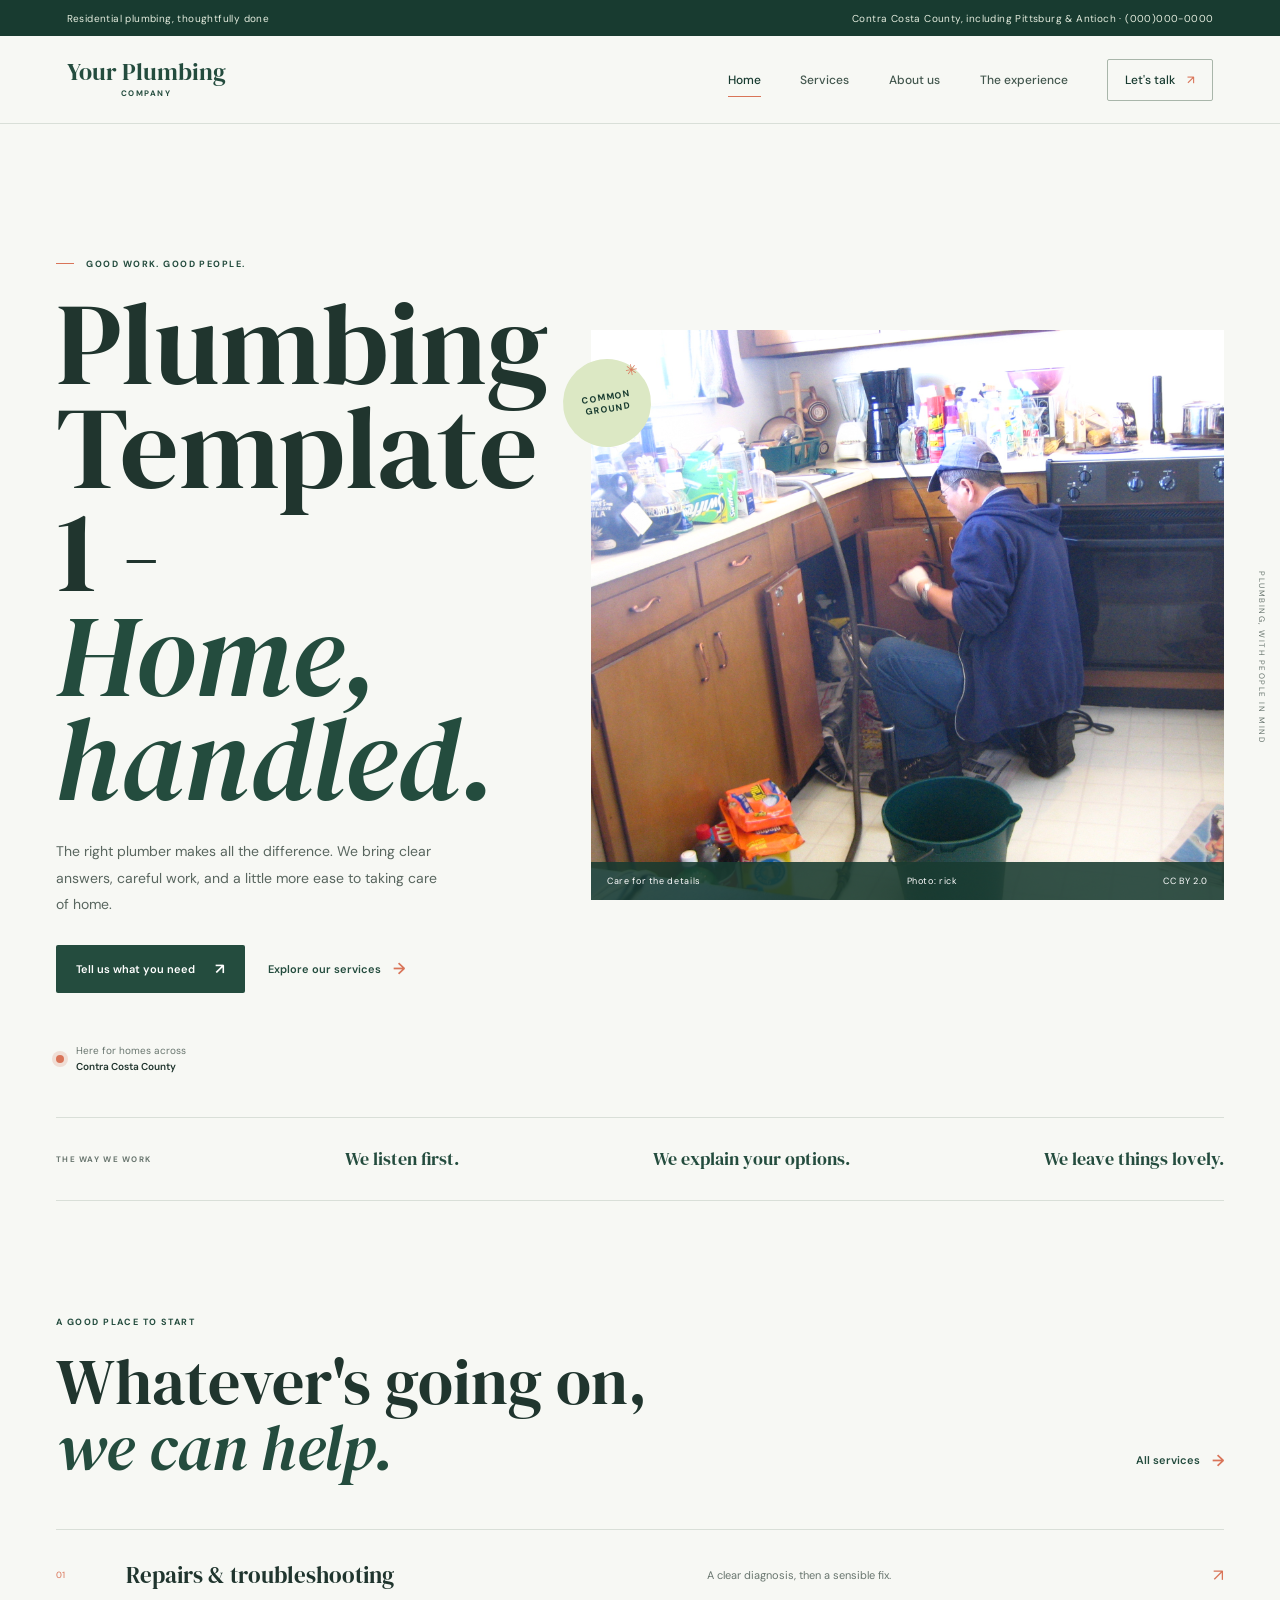
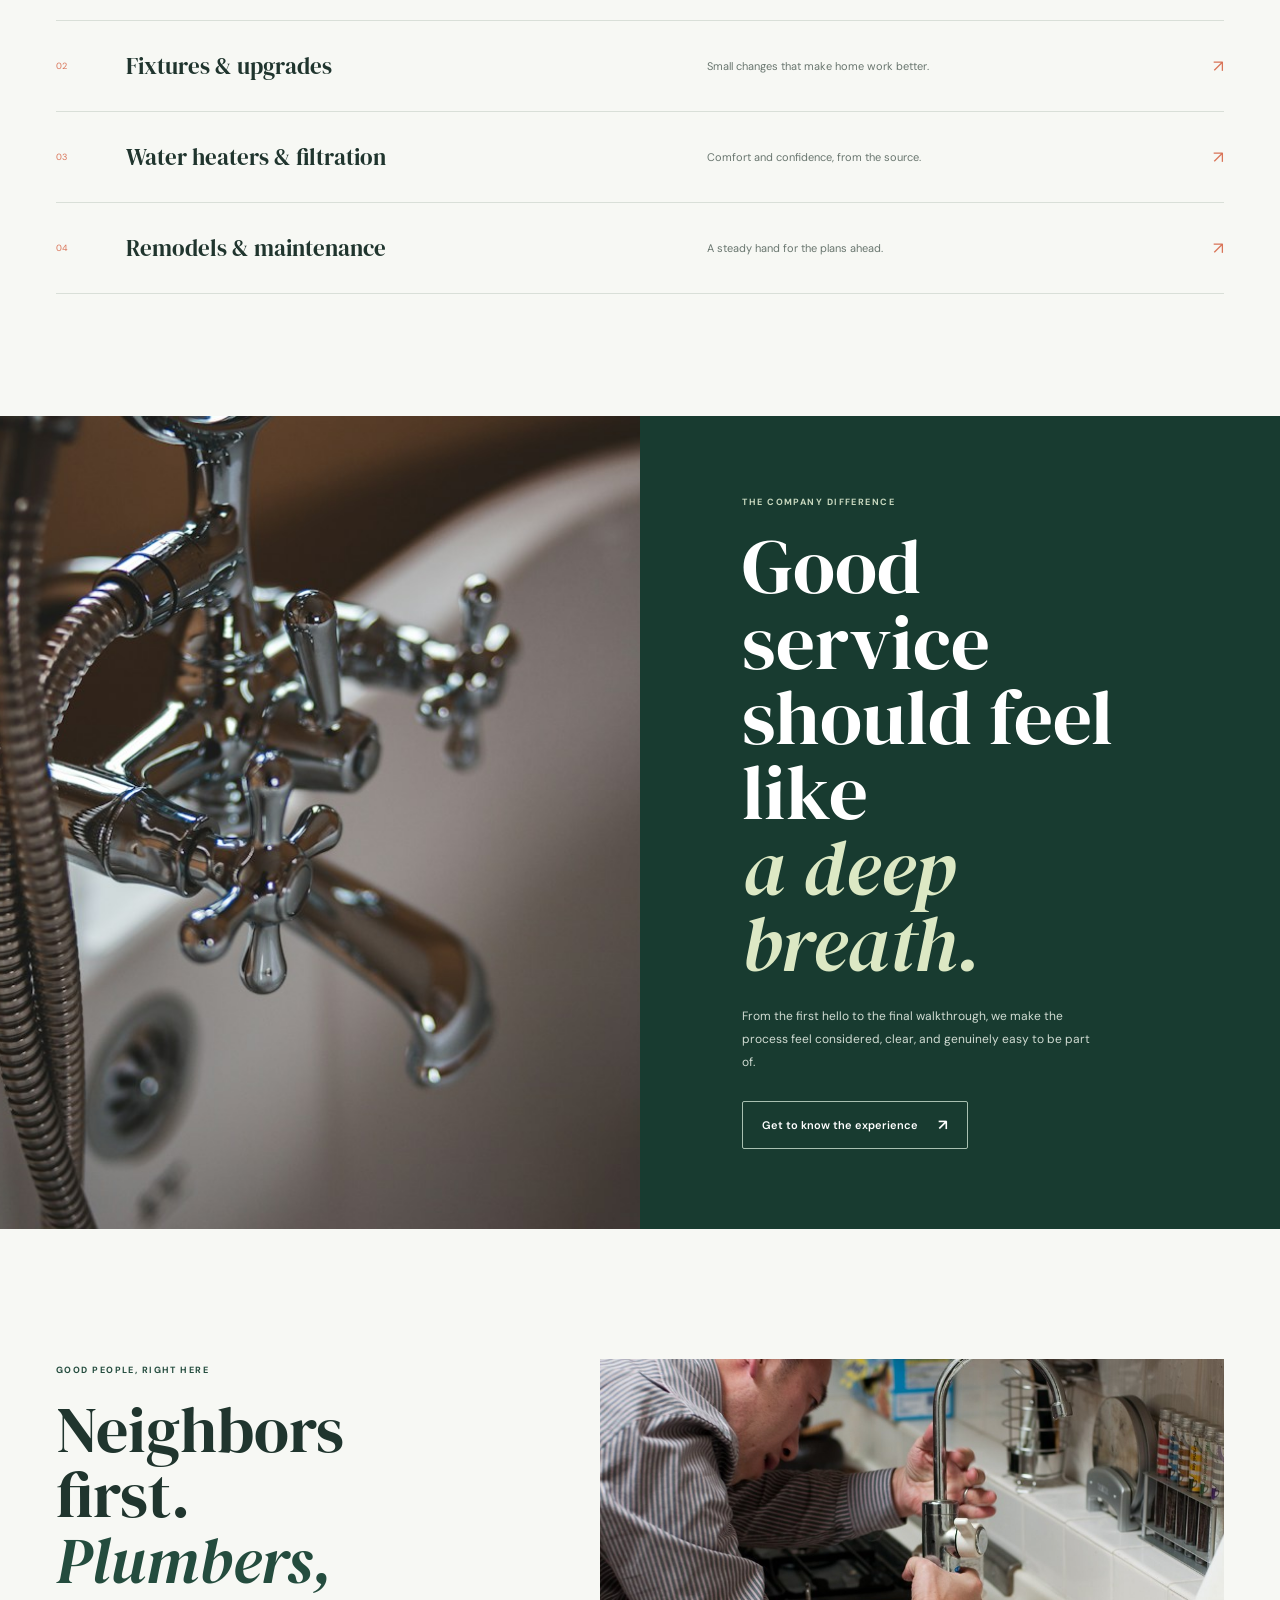
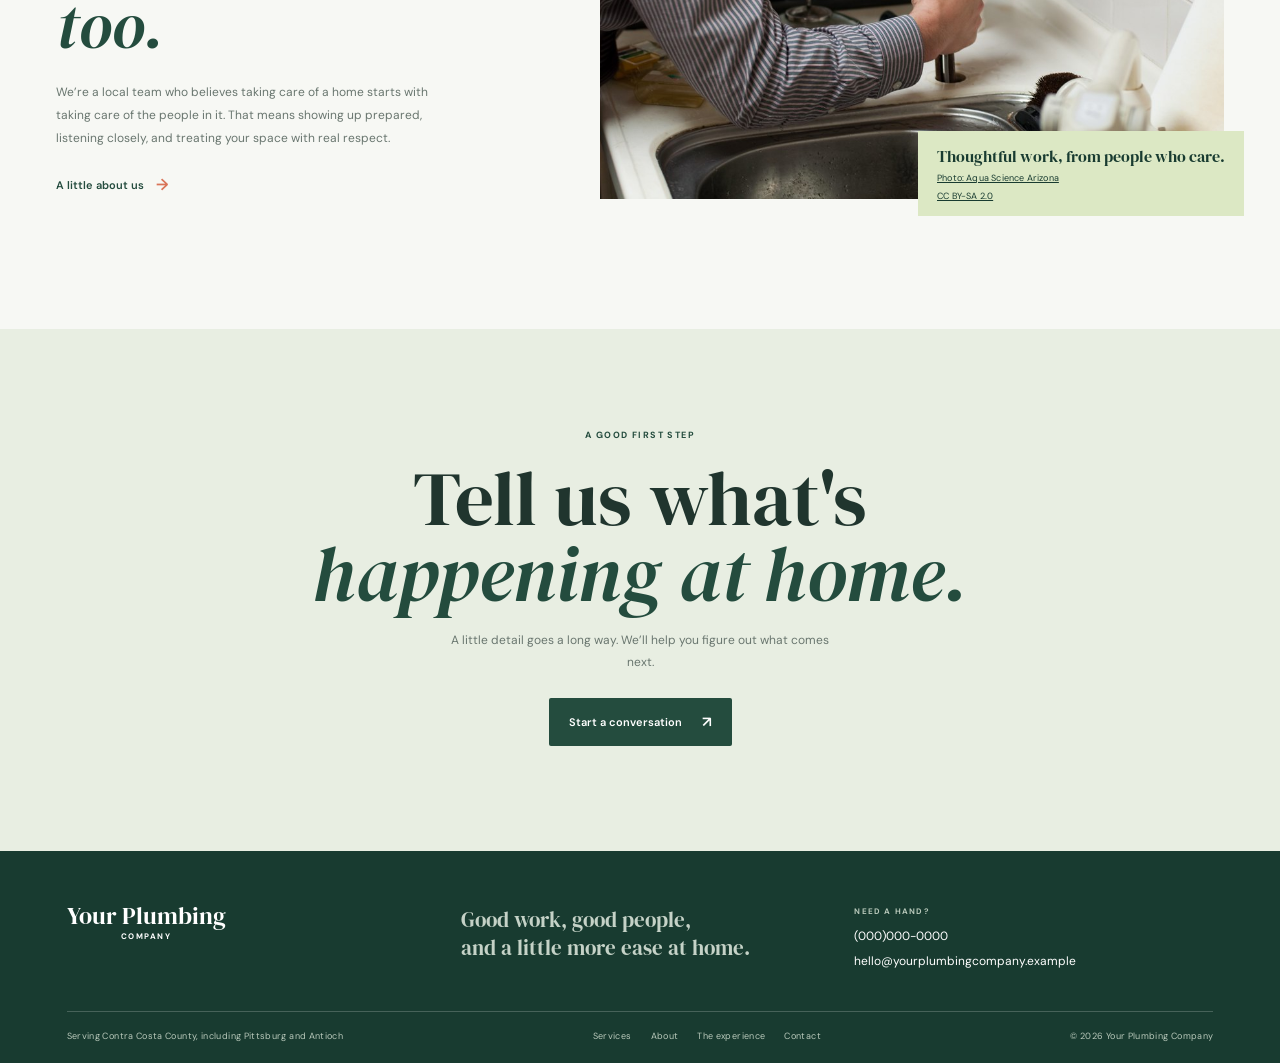
<file: index.html>
<!doctype html>
<html lang="en">
  <head>
    <meta charset="utf-8" />
    <meta name="viewport" content="width=device-width, initial-scale=1" />
    <meta name="theme-color" content="#f7f8f4" />
    <meta name="google-site-verification" content="oNnWxI5N10UThnstcNSdMRc783bTU6y7TuRqV4JVJXg" />
    <meta name="description" content="Explore Plumbing Template 1, a clean, high-converting responsive website layout optimized for local plumbing businesses and contractors.">
    <title>Plumbing Template 1 | Modern Responsive Website Design Layout</title>
    <link rel="preconnect" href="https://fonts.googleapis.com" />
    <link rel="preconnect" href="https://fonts.gstatic.com" crossorigin />
    <link
      href="https://fonts.googleapis.com/css2?family=DM+Sans:wght@400;500;600;700&family=DM+Serif+Display:ital@0;1&display=swap"
      rel="stylesheet"
    />
    <link rel="stylesheet" href="styles.css" />
    <script src="script.js" defer></script>
  </head>
  <body>
    <a class="skip-link" href="#main">Skip to content</a>
    <div class="topline">
      <span>Residential plumbing, thoughtfully done</span
      ><a href="tel:0000000000"
        >Contra Costa County, including Pittsburg &amp; Antioch
        <span aria-hidden="true">·</span> (000)000-0000</a
      >
    </div>
    <header class="site-header">
      <a
        class="wordmark"
        href="index.html"
        aria-label="Your Plumbing Company home"
        ><span>Your Plumbing</span><small>COMPANY</small></a
      >
      <button
        class="menu-toggle"
        type="button"
        aria-expanded="false"
        aria-controls="primary-nav"
        aria-label="Open navigation"
      >
        <span></span><span></span>
      </button>
      <nav class="primary-nav" id="primary-nav" aria-label="Main navigation">
        <a class="active" aria-current="page" href="index.html">Home</a
        ><a href="services.html">Services</a><a href="about.html">About us</a
        ><a href="experience.html">The experience</a
        ><a class="nav-contact" href="contact.html"
          >Let's talk <span aria-hidden="true">↗</span></a
        >
      </nav>
    </header>

    <main id="main">
      <section class="home-hero page-wrap">
        <div class="hero-copy" data-reveal>
          <p class="eyebrow">
            <span class="eyebrow-mark"></span> GOOD WORK. GOOD PEOPLE.
          </p>
          <h1>Plumbing Template 1 -<br /><em>Home, handled.</em></h1>
          <p class="hero-intro">
            The right plumber makes all the difference. We bring clear answers,
            careful work, and a little more ease to taking care of home.
          </p>
          <div class="hero-actions">
            <a class="button button-dark" href="contact.html"
              >Tell us what you need <span aria-hidden="true">↗</span></a
            ><a class="text-link" href="services.html"
              >Explore our services <span aria-hidden="true">→</span></a
            >
          </div>
          <div class="hero-note">
            <span class="note-dot"></span
            ><span
              >Here for homes across<br /><strong
                >Contra Costa County</strong
              ></span
            >
          </div>
        </div>
        <div class="hero-visual" data-reveal>
          <img
            src="images/plumber-at-faucet.jpg"
            alt="Plumbing Template 1 Layout Showcase - Plumber repairing a kitchen faucet"
          />

          <div class="image-caption">
            <span>Care for the details</span
            ><a
              href="https://commons.wikimedia.org/wiki/File:Plumber_at_work.jpg"
              target="_blank"
              rel="noopener noreferrer"
              >Photo: rick</a
            ><a
              href="https://creativecommons.org/licenses/by/2.0/"
              target="_blank"
              rel="noopener noreferrer"
              >CC BY 2.0</a
            >
          </div>
          <div class="hero-stamp" aria-hidden="true">
            <span>COMMON<br />GROUND</span><i>✳</i>
          </div>
        </div>
        <div class="hero-side-label" aria-hidden="true">
          PLUMBING, WITH PEOPLE IN MIND
        </div>
      </section>

      <section class="trust-strip page-wrap" aria-label="Our approach">
        <p>THE WAY WE WORK</p>
        <span>We listen first.</span><span>We explain your options.</span
        ><span>We leave things lovely.</span>
      </section>

      <section class="section services-preview page-wrap">
        <div class="section-heading" data-reveal>
          <div>
            <p class="eyebrow">A GOOD PLACE TO START</p>
            <h2>Whatever's going on,<br /><em>we can help.</em></h2>
          </div>
          <a class="text-link" href="services.html"
            >All services <span aria-hidden="true">→</span></a
          >
        </div>
        <div class="service-list">
          <a class="service-row" href="services.html#repairs"
            ><span class="service-number">01</span
            ><span class="service-name">Repairs &amp; troubleshooting</span
            ><span class="service-detail"
              >A clear diagnosis, then a sensible fix.</span
            ><span class="row-arrow" aria-hidden="true">↗</span></a
          >
          <a class="service-row" href="services.html#fixtures"
            ><span class="service-number">02</span
            ><span class="service-name">Fixtures &amp; upgrades</span
            ><span class="service-detail"
              >Small changes that make home work better.</span
            ><span class="row-arrow" aria-hidden="true">↗</span></a
          >
          <a class="service-row" href="services.html#water"
            ><span class="service-number">03</span
            ><span class="service-name">Water heaters &amp; filtration</span
            ><span class="service-detail"
              >Comfort and confidence, from the source.</span
            ><span class="row-arrow" aria-hidden="true">↗</span></a
          >
          <a class="service-row" href="services.html#projects"
            ><span class="service-number">04</span
            ><span class="service-name">Remodels &amp; maintenance</span
            ><span class="service-detail"
              >A steady hand for the plans ahead.</span
            ><span class="row-arrow" aria-hidden="true">↗</span></a
          >
        </div>
      </section>

      <section class="experience-band">
        <div class="band-image">
          <img
            src="images/shower-fixture.jpg"
            alt="Close-up of a shower fixture and its plumbing"
            loading="lazy"
          />
        </div>
        <div class="band-copy" data-reveal>
          <p class="eyebrow">THE COMPANY DIFFERENCE</p>
          <h2>
            Good service<br />should feel like<br /><em>a deep breath.</em>
          </h2>
          <p>
            From the first hello to the final walkthrough, we make the process
            feel considered, clear, and genuinely easy to be part of.
          </p>
          <a class="button button-light" href="experience.html"
            >Get to know the experience <span aria-hidden="true">↗</span></a
          >
        </div>
      </section>

      <section class="people-section page-wrap">
        <div class="people-copy" data-reveal>
          <p class="eyebrow">GOOD PEOPLE, RIGHT HERE</p>
          <h2>Neighbors first.<br /><em>Plumbers, too.</em></h2>
          <p>
            We’re a local team who believes taking care of a home starts with
            taking care of the people in it. That means showing up prepared,
            listening closely, and treating your space with real respect.
          </p>
          <a class="text-link" href="about.html"
            >A little about us <span aria-hidden="true">→</span></a
          >
        </div>
        <figure class="people-image" data-reveal>
          <img
            src="images/plumber-kitchen-sink.jpg"
            alt="Plumber working beneath a kitchen sink"
            loading="lazy"
          />
          <figcaption>
            Thoughtful work, from people who care.
            <a
              href="https://www.flickr.com/photos/188296186@N07/49860563406"
              target="_blank"
              rel="noopener noreferrer"
              >Photo: Aqua Science Arizona</a
            >
            <a
              href="https://creativecommons.org/licenses/by-sa/2.0/"
              target="_blank"
              rel="noopener noreferrer"
              >CC BY-SA 2.0</a
            >
          </figcaption>
        </figure>
      </section>

      <section class="closing-cta">
        <p class="eyebrow">A GOOD FIRST STEP</p>
        <h2>Tell us what's<br /><em>happening at home.</em></h2>
        <p>
          A little detail goes a long way. We’ll help you figure out what comes
          next.
        </p>
        <a class="button button-dark" href="contact.html"
          >Start a conversation <span aria-hidden="true">↗</span></a
        >
      </section>
    </main>

    <footer class="site-footer">
      <div class="footer-main">
        <a class="wordmark wordmark-footer" href="index.html"
          ><span>Your Plumbing</span><small>COMPANY</small></a
        >
        <p>Good work, good people,<br />and a little more ease at home.</p>
        <div class="footer-contact">
          <span>NEED A HAND?</span><a href="tel:0000000000">(000)000-0000</a
          ><a href="mailto:hello@yourplumbingcompany.example"
            >hello@yourplumbingcompany.example</a
          >
        </div>
      </div>
      <div class="footer-bottom">
        <span
          >Serving Contra Costa County, including Pittsburg and Antioch</span
        >
        <nav aria-label="Footer navigation">
          <a href="services.html">Services</a><a href="about.html">About</a
          ><a href="experience.html">The experience</a
          ><a href="contact.html">Contact</a>
        </nav>
        <span>© <span data-year></span> Your Plumbing Company</span>
      </div>
    </footer>
  </body>
</html>
</file>
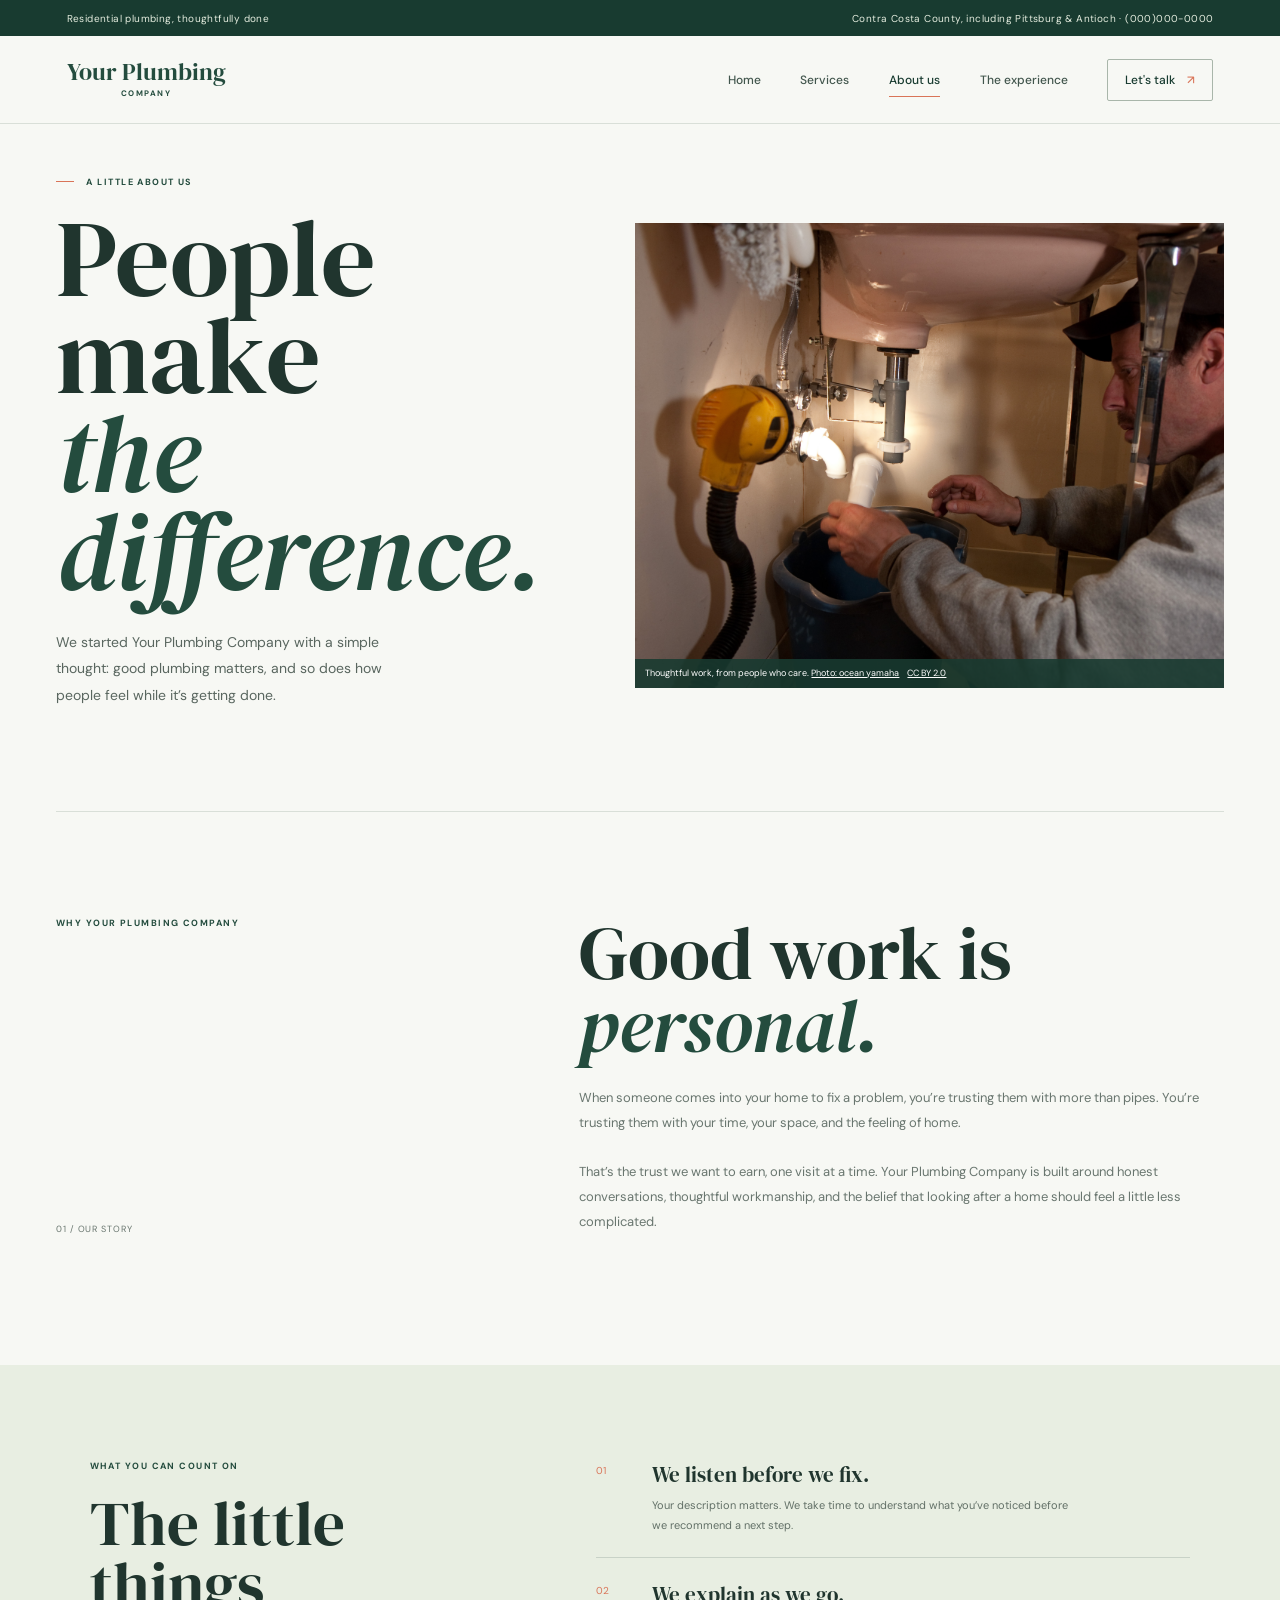
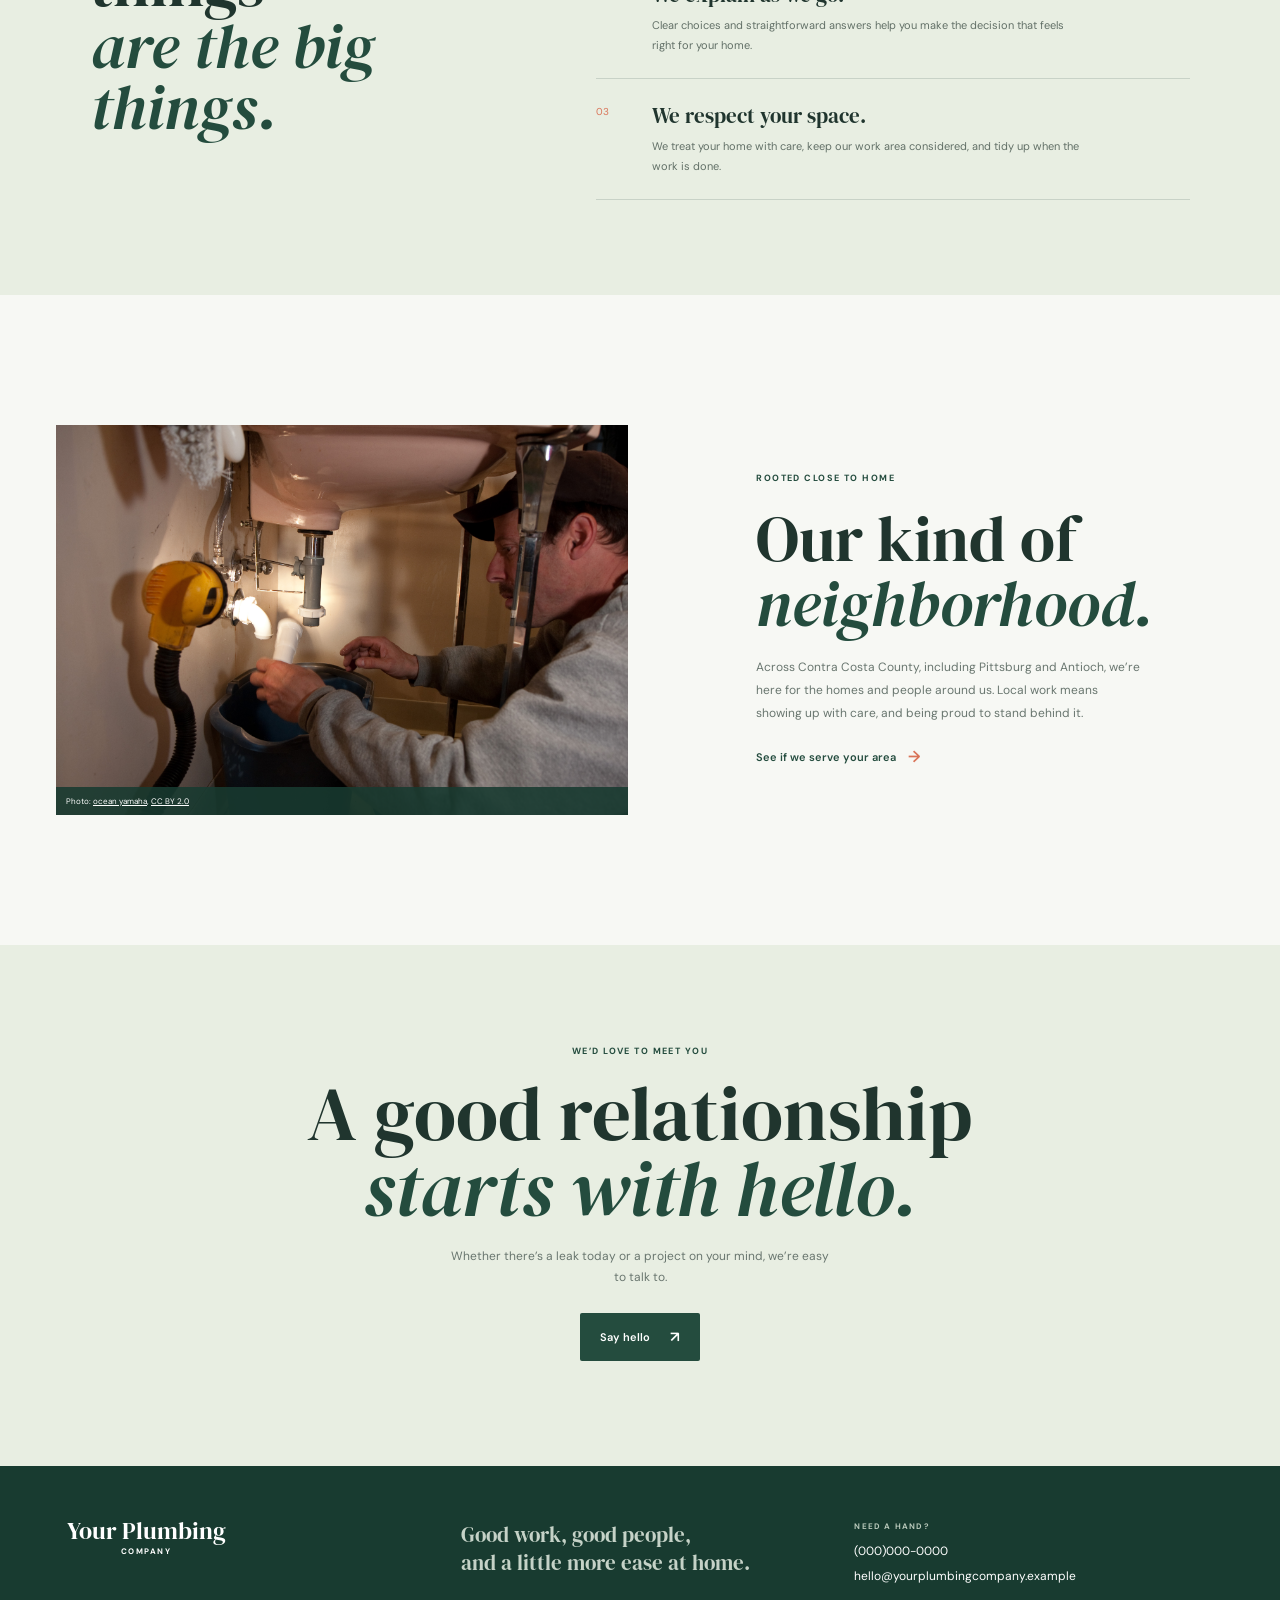
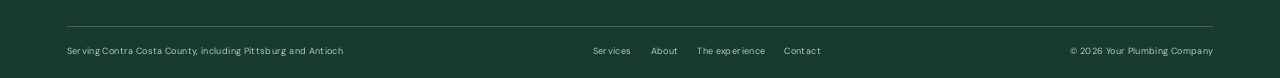
<file: about.html>
<!doctype html>
<html lang="en">
  <head>
    <meta charset="utf-8" />
    <meta name="viewport" content="width=device-width, initial-scale=1" />
    <meta name="theme-color" content="#f7f8f4" />
    <meta
      name="description"
      content="Meet Your Plumbing Company, a residential plumbing team built around thoughtful work and care for the people at home in Contra Costa County."
    />
    <title>About Us | Your Plumbing Company</title>
    <link rel="preconnect" href="https://fonts.googleapis.com" />
    <link rel="preconnect" href="https://fonts.gstatic.com" crossorigin />
    <link
      href="https://fonts.googleapis.com/css2?family=DM+Sans:wght@400;500;600;700&family=DM+Serif+Display:ital@0;1&display=swap"
      rel="stylesheet"
    />
    <link rel="stylesheet" href="styles.css" />
    <script src="script.js" defer></script>
  </head>
  <body>
    <a class="skip-link" href="#main">Skip to content</a>
    <div class="topline">
      <span>Residential plumbing, thoughtfully done</span
      ><a href="tel:0000000000"
        >Contra Costa County, including Pittsburg &amp; Antioch
        <span aria-hidden="true">·</span> (000)000-0000</a
      >
    </div>
    <header class="site-header">
      <a
        class="wordmark"
        href="index.html"
        aria-label="Your Plumbing Company home"
        ><span>Your Plumbing</span><small>COMPANY</small></a
      ><button
        class="menu-toggle"
        type="button"
        aria-expanded="false"
        aria-controls="primary-nav"
        aria-label="Open navigation"
      >
        <span></span><span></span>
      </button>
      <nav class="primary-nav" id="primary-nav" aria-label="Main navigation">
        <a href="index.html">Home</a><a href="services.html">Services</a
        ><a class="active" aria-current="page" href="about.html">About us</a
        ><a href="experience.html">The experience</a
        ><a class="nav-contact" href="contact.html"
          >Let's talk <span aria-hidden="true">↗</span></a
        >
      </nav>
    </header>
    <main id="main">
      <section class="about-hero page-wrap">
        <div class="about-hero-copy" data-reveal>
          <p class="eyebrow">
            <span class="eyebrow-mark"></span> A LITTLE ABOUT US
          </p>
          <h1>People make<br /><em>the difference.</em></h1>
          <p class="hero-intro">
            We started Your Plumbing Company with a simple thought: good
            plumbing matters, and so does how people feel while it’s getting
            done.
          </p>
        </div>
        <figure class="about-hero-image" data-reveal>
          <img
            src="images/plumber-under-sink.jpg"
            alt="Plumber working on the water pipes beneath a sink"
          />
          <figcaption>
            Thoughtful work, from people who care.
            <a
              href="https://commons.wikimedia.org/w/index.php?curid=142516128"
              target="_blank"
              rel="noopener noreferrer"
              >Photo: ocean yamaha</a
            >
            <a
              href="https://creativecommons.org/licenses/by/2.0/"
              target="_blank"
              rel="noopener noreferrer"
              >CC BY 2.0</a
            >
          </figcaption>
        </figure>
      </section>
      <section class="story-section page-wrap">
        <div class="story-label">
          <p class="eyebrow">WHY YOUR PLUMBING COMPANY</p>
          <span>01 / OUR STORY</span>
        </div>
        <div class="story-copy">
          <h2>Good work is<br /><em>personal.</em></h2>
          <p>
            When someone comes into your home to fix a problem, you’re trusting
            them with more than pipes. You’re trusting them with your time, your
            space, and the feeling of home.
          </p>
          <p>
            That’s the trust we want to earn, one visit at a time. Your Plumbing
            Company is built around honest conversations, thoughtful
            workmanship, and the belief that looking after a home should feel a
            little less complicated.
          </p>
        </div>
      </section>
      <section class="values-band">
        <div class="values-heading">
          <p class="eyebrow">WHAT YOU CAN COUNT ON</p>
          <h2>The little things<br /><em>are the big things.</em></h2>
        </div>
        <div class="values-list">
          <article>
            <span>01</span>
            <div>
              <h3>We listen before we fix.</h3>
              <p>
                Your description matters. We take time to understand what you’ve
                noticed before we recommend a next step.
              </p>
            </div>
          </article>
          <article>
            <span>02</span>
            <div>
              <h3>We explain as we go.</h3>
              <p>
                Clear choices and straightforward answers help you make the
                decision that feels right for your home.
              </p>
            </div>
          </article>
          <article>
            <span>03</span>
            <div>
              <h3>We respect your space.</h3>
              <p>
                We treat your home with care, keep our work area considered, and
                tidy up when the work is done.
              </p>
            </div>
          </article>
        </div>
      </section>
      <section class="local-section page-wrap">
        <div class="local-image" data-reveal>
          <img
            src="images/plumber-repair.jpg"
            alt="Plumber working beneath a sink on household plumbing"
            loading="lazy"
          />
          <p class="photo-credit">
            Photo:
            <a
              href="https://commons.wikimedia.org/w/index.php?curid=142516128"
              target="_blank"
              rel="noopener noreferrer"
              >ocean yamaha</a
            >,
            <a
              href="https://creativecommons.org/licenses/by/2.0/"
              target="_blank"
              rel="noopener noreferrer"
              >CC BY 2.0</a
            >
          </p>
        </div>
        <div class="local-copy" data-reveal>
          <p class="eyebrow">ROOTED CLOSE TO HOME</p>
          <h2>Our kind of<br /><em>neighborhood.</em></h2>
          <p>
            Across Contra Costa County, including Pittsburg and Antioch, we’re
            here for the homes and people around us. Local work means showing up
            with care, and being proud to stand behind it.
          </p>
          <a class="text-link" href="contact.html"
            >See if we serve your area <span aria-hidden="true">→</span></a
          >
        </div>
      </section>
      <section class="closing-cta">
        <p class="eyebrow">WE’D LOVE TO MEET YOU</p>
        <h2>A good relationship<br /><em>starts with hello.</em></h2>
        <p>
          Whether there’s a leak today or a project on your mind, we’re easy to
          talk to.
        </p>
        <a class="button button-dark" href="contact.html"
          >Say hello <span aria-hidden="true">↗</span></a
        >
      </section>
    </main>
    <footer class="site-footer">
      <div class="footer-main">
        <a class="wordmark wordmark-footer" href="index.html"
          ><span>Your Plumbing</span><small>COMPANY</small></a
        >
        <p>Good work, good people,<br />and a little more ease at home.</p>
        <div class="footer-contact">
          <span>NEED A HAND?</span><a href="tel:0000000000">(000)000-0000</a
          ><a href="mailto:hello@yourplumbingcompany.example"
            >hello@yourplumbingcompany.example</a
          >
        </div>
      </div>
      <div class="footer-bottom">
        <span
          >Serving Contra Costa County, including Pittsburg and Antioch</span
        >
        <nav aria-label="Footer navigation">
          <a href="services.html">Services</a><a href="about.html">About</a
          ><a href="experience.html">The experience</a
          ><a href="contact.html">Contact</a>
        </nav>
        <span>© <span data-year></span> Your Plumbing Company</span>
      </div>
    </footer>
  </body>
</html>
</file>
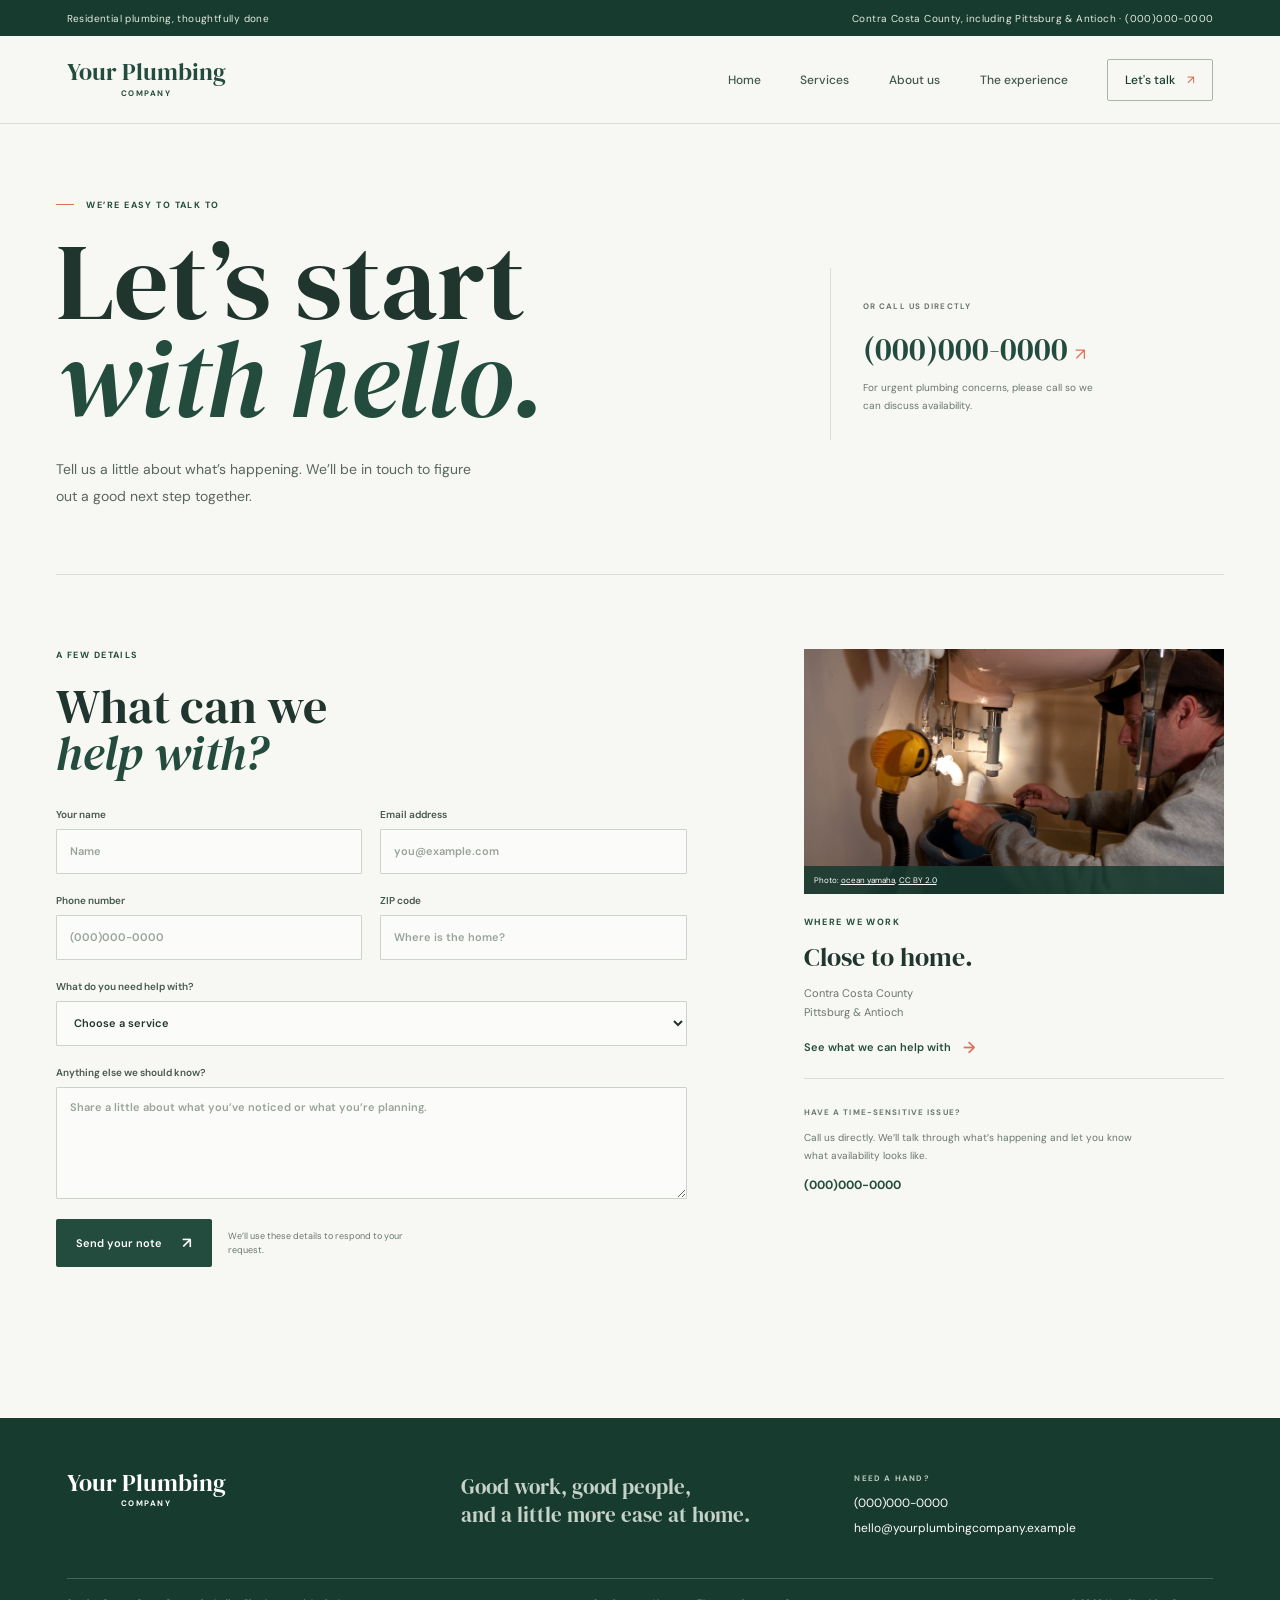
<file: contact.html>
<!doctype html>
<html lang="en">
  <head>
    <meta charset="utf-8" />
    <meta name="viewport" content="width=device-width, initial-scale=1" />
    <meta name="theme-color" content="#f7f8f4" />
    <meta
      name="description"
      content="Get in touch with Your Plumbing Company for thoughtful residential plumbing service in Contra Costa County, including Pittsburg and Antioch."
    />
    <title>Contact | Your Plumbing Company</title>
    <link rel="preconnect" href="https://fonts.googleapis.com" />
    <link rel="preconnect" href="https://fonts.gstatic.com" crossorigin />
    <link
      href="https://fonts.googleapis.com/css2?family=DM+Sans:wght@400;500;600;700&family=DM+Serif+Display:ital@0;1&display=swap"
      rel="stylesheet"
    />
    <link rel="stylesheet" href="styles.css" />
    <script src="script.js" defer></script>
  </head>
  <body>
    <a class="skip-link" href="#main">Skip to content</a>
    <div class="topline">
      <span>Residential plumbing, thoughtfully done</span
      ><a href="tel:0000000000"
        >Contra Costa County, including Pittsburg &amp; Antioch
        <span aria-hidden="true">·</span> (000)000-0000</a
      >
    </div>
    <header class="site-header">
      <a
        class="wordmark"
        href="index.html"
        aria-label="Your Plumbing Company home"
        ><span>Your Plumbing</span><small>COMPANY</small></a
      ><button
        class="menu-toggle"
        type="button"
        aria-expanded="false"
        aria-controls="primary-nav"
        aria-label="Open navigation"
      >
        <span></span><span></span>
      </button>
      <nav class="primary-nav" id="primary-nav" aria-label="Main navigation">
        <a href="index.html">Home</a><a href="services.html">Services</a
        ><a href="about.html">About us</a
        ><a href="experience.html">The experience</a
        ><a class="nav-contact active" aria-current="page" href="contact.html"
          >Let's talk <span aria-hidden="true">↗</span></a
        >
      </nav>
    </header>
    <main id="main">
      <section class="contact-heading page-wrap">
        <div data-reveal>
          <p class="eyebrow">
            <span class="eyebrow-mark"></span> WE’RE EASY TO TALK TO
          </p>
          <h1>Let’s start<br /><em>with hello.</em></h1>
          <p class="hero-intro">
            Tell us a little about what’s happening. We’ll be in touch to figure
            out a good next step together.
          </p>
        </div>
        <div class="contact-direct" data-reveal>
          <span>OR CALL US DIRECTLY</span
          ><a href="tel:0000000000"
            >(000)000-0000 <span aria-hidden="true">↗</span></a
          >
          <p>
            For urgent plumbing concerns, please call so we can discuss
            availability.
          </p>
        </div>
      </section>
      <section class="contact-main page-wrap">
        <div class="contact-form-wrap">
          <p class="eyebrow">A FEW DETAILS</p>
          <h2>What can we<br /><em>help with?</em></h2>
          <form
            id="contact-form"
            action="mailto:hello@yourplumbingcompany.example"
            method="post"
            enctype="text/plain"
          >
            <div class="form-grid">
              <label
                >Your name<input
                  name="name"
                  autocomplete="name"
                  required
                  placeholder="Name" /></label
              ><label
                >Email address<input
                  type="email"
                  name="email"
                  autocomplete="email"
                  required
                  placeholder="you@example.com" /></label
              ><label
                >Phone number<input
                  type="tel"
                  name="phone"
                  autocomplete="tel"
                  placeholder="(000)000-0000" /></label
              ><label
                >ZIP code<input
                  name="zip"
                  inputmode="numeric"
                  autocomplete="postal-code"
                  placeholder="Where is the home?" /></label
              ><label class="field-wide"
                >What do you need help with?<select name="service" required>
                  <option value="" selected disabled>Choose a service</option>
                  <option>Repair or troubleshooting</option>
                  <option>Fixture or home upgrade</option>
                  <option>Water heater or filtration</option>
                  <option>Remodel or planned project</option>
                  <option>Not quite sure yet</option>
                </select></label
              ><label class="field-wide"
                >Anything else we should know?<textarea
                  name="message"
                  rows="4"
                  placeholder="Share a little about what you’ve noticed or what you’re planning."
                ></textarea>
              </label>
            </div>
            <div class="form-submit">
              <button class="button button-dark" type="submit">
                Send your note <span aria-hidden="true">↗</span>
              </button>
              <p>We’ll use these details to respond to your request.</p>
            </div>
            <p
              class="form-status"
              id="form-status"
              role="status"
              aria-live="polite"
            ></p>
          </form>
        </div>
        <aside class="contact-aside">
          <div class="contact-photo">
            <img
              src="images/plumber-under-sink.jpg"
              alt="Plumber working on the water pipes beneath a sink"
              loading="lazy"
            />
            <p class="photo-credit">
              Photo:
              <a
                href="https://commons.wikimedia.org/w/index.php?curid=142516128"
                target="_blank"
                rel="noopener noreferrer"
                >ocean yamaha</a
              >,
              <a
                href="https://creativecommons.org/licenses/by/2.0/"
                target="_blank"
                rel="noopener noreferrer"
                >CC BY 2.0</a
              >
            </p>
          </div>
          <div class="aside-info">
            <p class="eyebrow">WHERE WE WORK</p>
            <h3>Close to home.</h3>
            <p>Contra Costa County<br />Pittsburg &amp; Antioch</p>
            <a class="text-link" href="services.html"
              >See what we can help with <span aria-hidden="true">→</span></a
            >
          </div>
          <div class="aside-hours">
            <span>HAVE A TIME-SENSITIVE ISSUE?</span>
            <p>
              Call us directly. We’ll talk through what’s happening and let you
              know what availability looks like.
            </p>
            <a href="tel:0000000000">(000)000-0000</a>
          </div>
        </aside>
      </section>
    </main>
    <footer class="site-footer">
      <div class="footer-main">
        <a class="wordmark wordmark-footer" href="index.html"
          ><span>Your Plumbing</span><small>COMPANY</small></a
        >
        <p>Good work, good people,<br />and a little more ease at home.</p>
        <div class="footer-contact">
          <span>NEED A HAND?</span><a href="tel:0000000000">(000)000-0000</a
          ><a href="mailto:hello@yourplumbingcompany.example"
            >hello@yourplumbingcompany.example</a
          >
        </div>
      </div>
      <div class="footer-bottom">
        <span
          >Serving Contra Costa County, including Pittsburg and Antioch</span
        >
        <nav aria-label="Footer navigation">
          <a href="services.html">Services</a><a href="about.html">About</a
          ><a href="experience.html">The experience</a
          ><a href="contact.html">Contact</a>
        </nav>
        <span>© <span data-year></span> Your Plumbing Company</span>
      </div>
    </footer>
  </body>
</html>
</file>
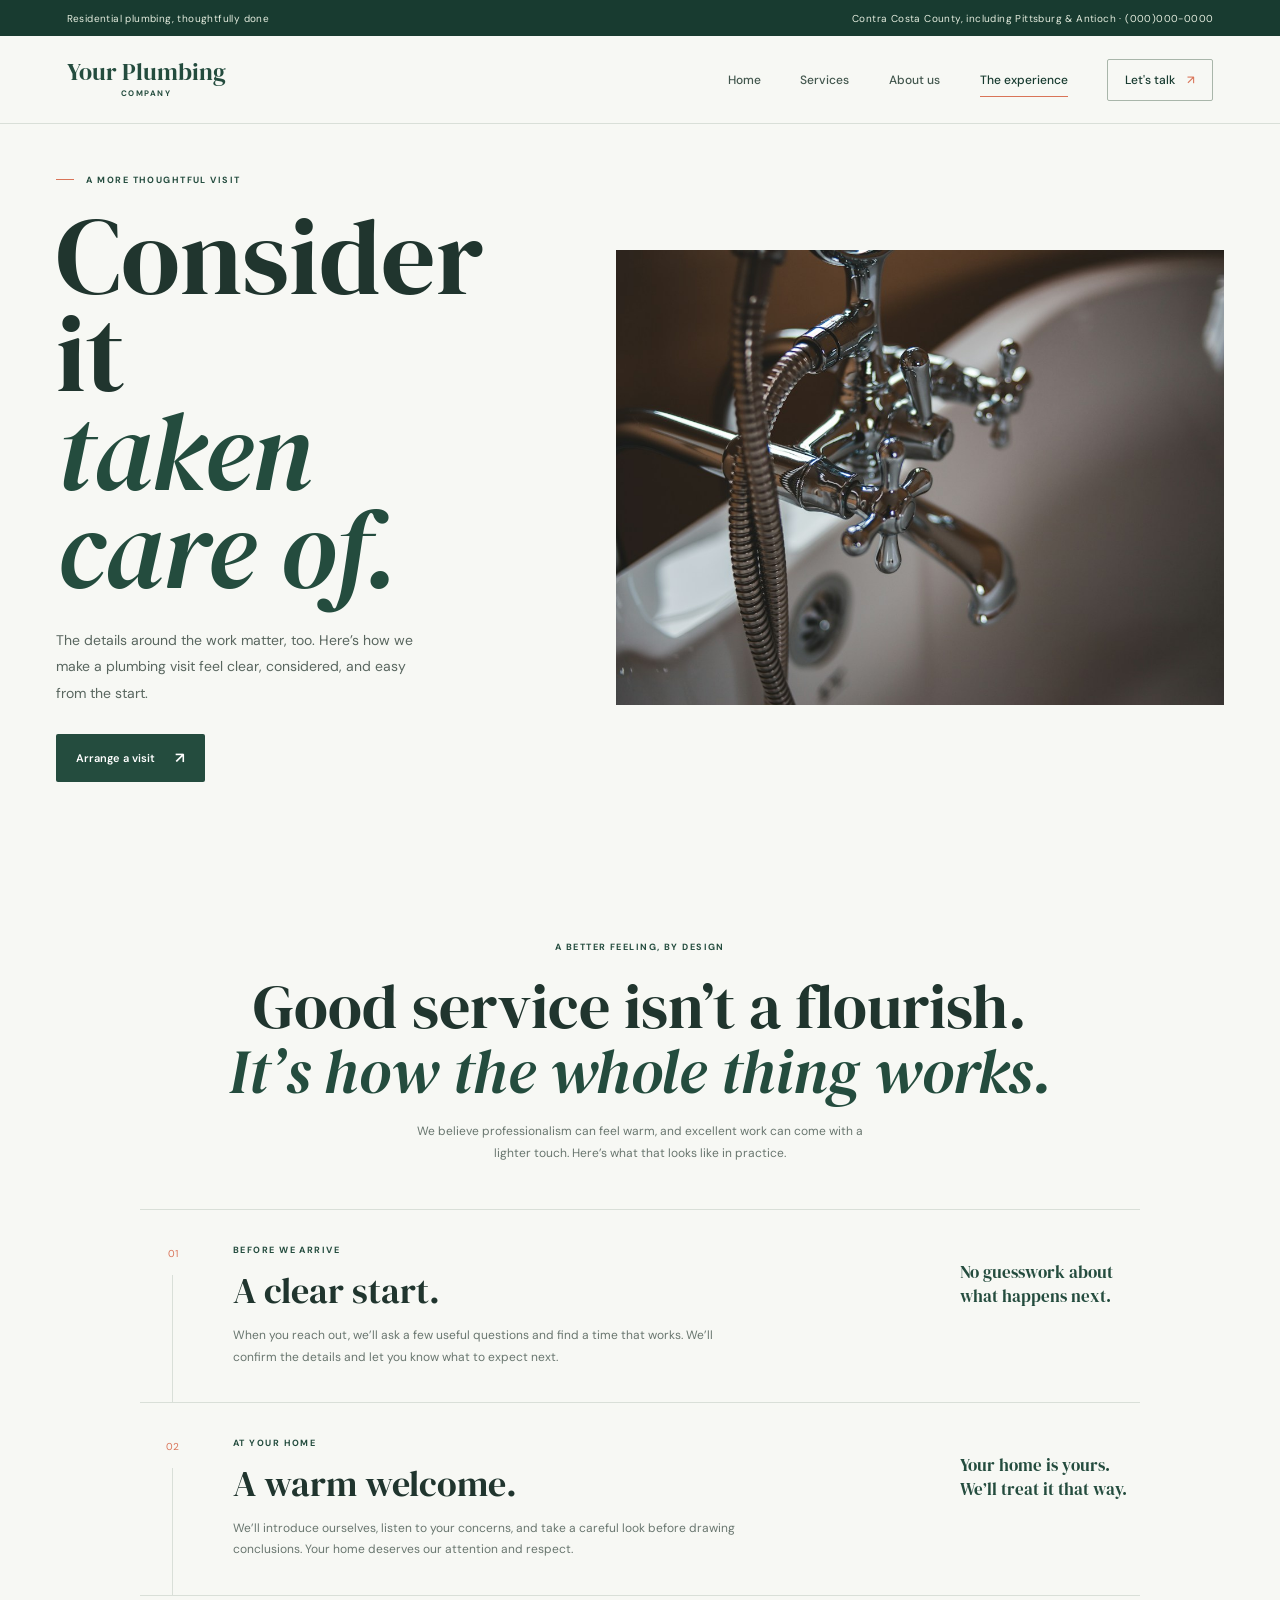
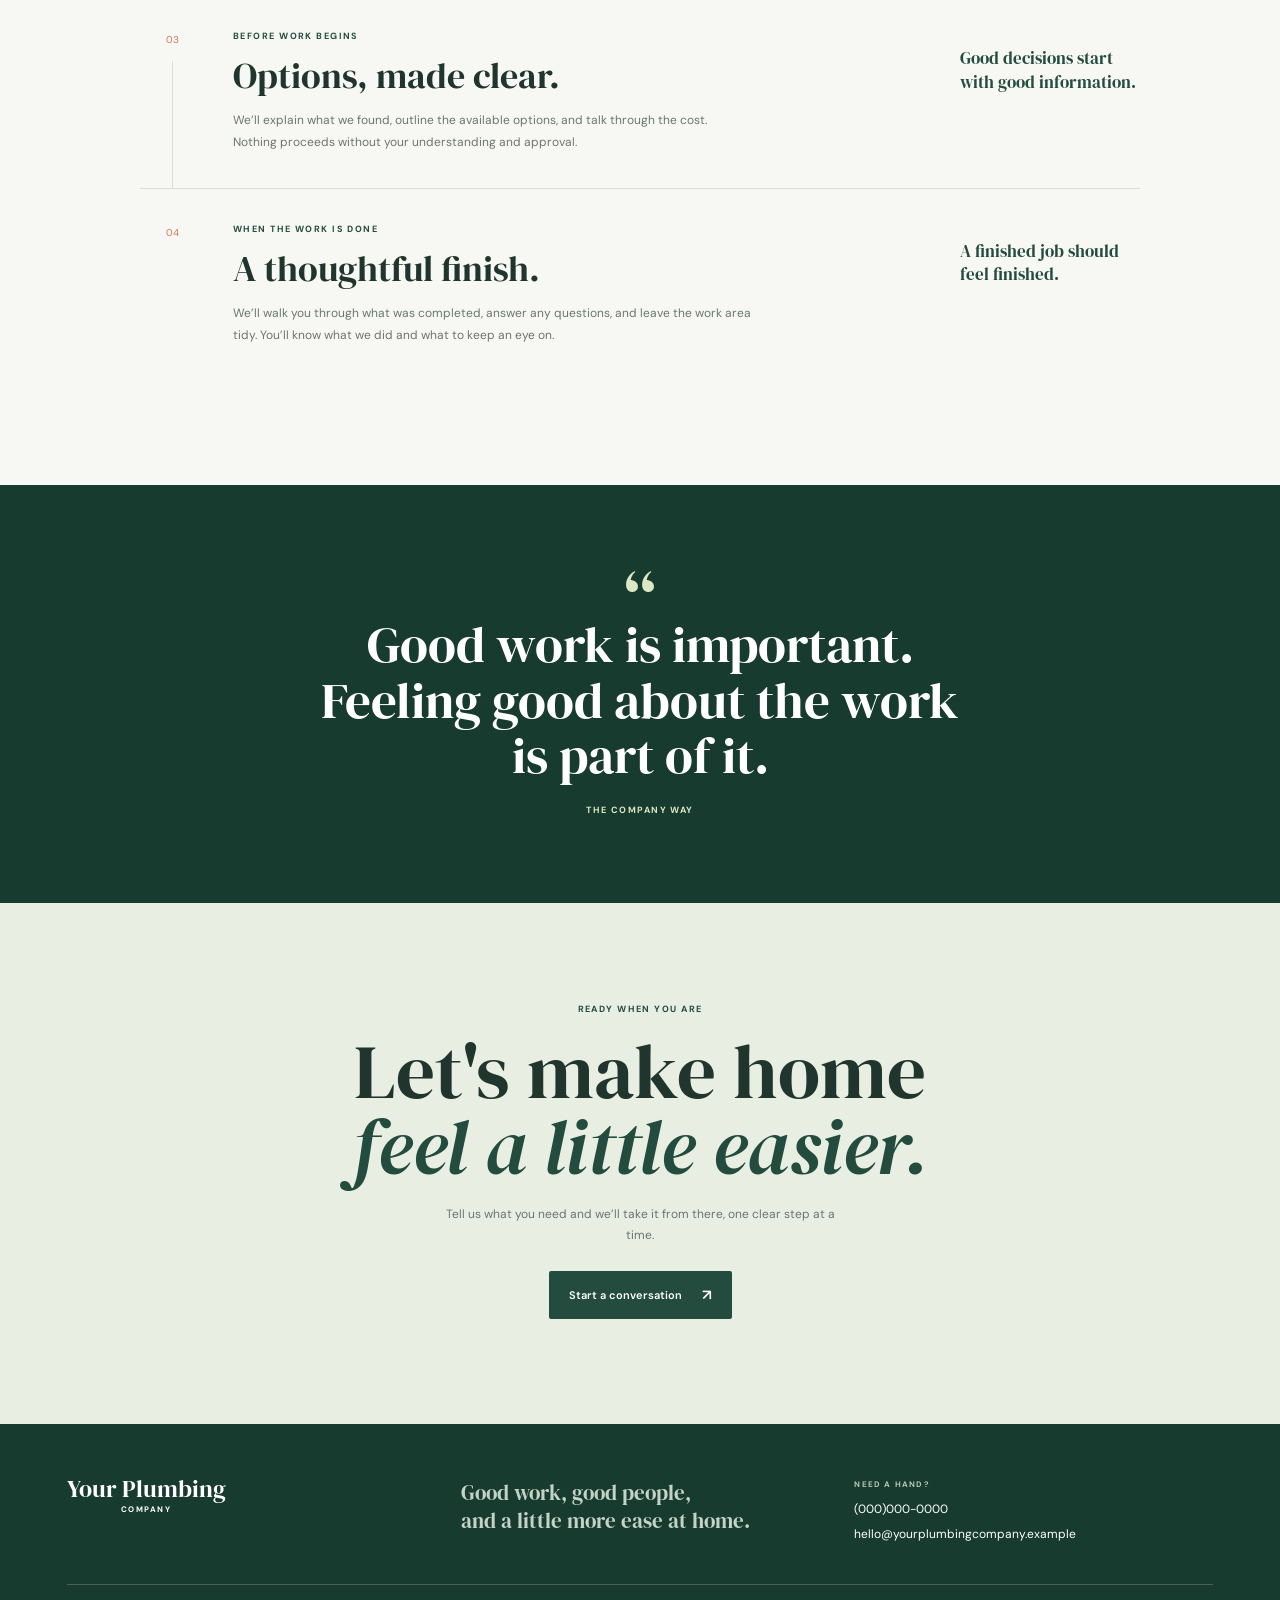
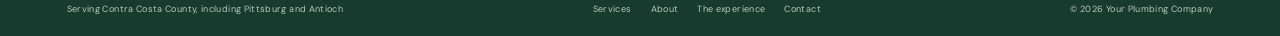
<file: experience.html>
<!doctype html>
<html lang="en">
  <head>
    <meta charset="utf-8" />
    <meta name="viewport" content="width=device-width, initial-scale=1" />
    <meta name="theme-color" content="#f7f8f4" />
    <meta
      name="description"
      content="A more considered plumbing visit, from the first conversation through the final walkthrough. Discover the Your Plumbing Company experience."
    />
    <title>The Executive Experience | Your Plumbing Company</title>
    <link rel="preconnect" href="https://fonts.googleapis.com" />
    <link rel="preconnect" href="https://fonts.gstatic.com" crossorigin />
    <link
      href="https://fonts.googleapis.com/css2?family=DM+Sans:wght@400;500;600;700&family=DM+Serif+Display:ital@0;1&display=swap"
      rel="stylesheet"
    />
    <link rel="stylesheet" href="styles.css" />
    <script src="script.js" defer></script>
  </head>
  <body>
    <a class="skip-link" href="#main">Skip to content</a>
    <div class="topline">
      <span>Residential plumbing, thoughtfully done</span
      ><a href="tel:0000000000"
        >Contra Costa County, including Pittsburg &amp; Antioch
        <span aria-hidden="true">·</span> (000)000-0000</a
      >
    </div>
    <header class="site-header">
      <a
        class="wordmark"
        href="index.html"
        aria-label="Your Plumbing Company home"
        ><span>Your Plumbing</span><small>COMPANY</small></a
      ><button
        class="menu-toggle"
        type="button"
        aria-expanded="false"
        aria-controls="primary-nav"
        aria-label="Open navigation"
      >
        <span></span><span></span>
      </button>
      <nav class="primary-nav" id="primary-nav" aria-label="Main navigation">
        <a href="index.html">Home</a><a href="services.html">Services</a
        ><a href="about.html">About us</a
        ><a class="active" aria-current="page" href="experience.html"
          >The experience</a
        ><a class="nav-contact" href="contact.html"
          >Let's talk <span aria-hidden="true">↗</span></a
        >
      </nav>
    </header>
    <main id="main">
      <section class="experience-hero page-wrap">
        <div class="experience-hero-copy" data-reveal>
          <p class="eyebrow">
            <span class="eyebrow-mark"></span> A MORE THOUGHTFUL VISIT
          </p>
          <h1>Consider it<br /><em>taken care of.</em></h1>
          <p class="hero-intro">
            The details around the work matter, too. Here’s how we make a
            plumbing visit feel clear, considered, and easy from the start.
          </p>
          <a class="button button-dark" href="contact.html"
            >Arrange a visit <span aria-hidden="true">↗</span></a
          >
        </div>
        <div class="experience-hero-image" data-reveal>
          <img
            src="images/shower-fixture.jpg"
            alt="Quiet bathroom with considered materials and soft daylight"
          />
        </div>
      </section>
      <section class="experience-intro">
        <p class="eyebrow">A BETTER FEELING, BY DESIGN</p>
        <h2>
          Good service isn’t a flourish.<br /><em
            >It’s how the whole thing works.</em
          >
        </h2>
        <p>
          We believe professionalism can feel warm, and excellent work can come
          with a lighter touch. Here’s what that looks like in practice.
        </p>
      </section>
      <section class="journey page-wrap">
        <article class="journey-step">
          <div class="journey-marker"><span>01</span><i></i></div>
          <div class="journey-content">
            <p class="eyebrow">BEFORE WE ARRIVE</p>
            <h2>A clear start.</h2>
            <p>
              When you reach out, we’ll ask a few useful questions and find a
              time that works. We’ll confirm the details and let you know what
              to expect next.
            </p>
          </div>
          <div class="journey-aside">
            No guesswork about<br />what happens next.
          </div>
        </article>
        <article class="journey-step">
          <div class="journey-marker"><span>02</span><i></i></div>
          <div class="journey-content">
            <p class="eyebrow">AT YOUR HOME</p>
            <h2>A warm welcome.</h2>
            <p>
              We’ll introduce ourselves, listen to your concerns, and take a
              careful look before drawing conclusions. Your home deserves our
              attention and respect.
            </p>
          </div>
          <div class="journey-aside">
            Your home is yours.<br />We’ll treat it that way.
          </div>
        </article>
        <article class="journey-step">
          <div class="journey-marker"><span>03</span><i></i></div>
          <div class="journey-content">
            <p class="eyebrow">BEFORE WORK BEGINS</p>
            <h2>Options, made clear.</h2>
            <p>
              We’ll explain what we found, outline the available options, and
              talk through the cost. Nothing proceeds without your understanding
              and approval.
            </p>
          </div>
          <div class="journey-aside">
            Good decisions start<br />with good information.
          </div>
        </article>
        <article class="journey-step">
          <div class="journey-marker"><span>04</span><i></i></div>
          <div class="journey-content">
            <p class="eyebrow">WHEN THE WORK IS DONE</p>
            <h2>A thoughtful finish.</h2>
            <p>
              We’ll walk you through what was completed, answer any questions,
              and leave the work area tidy. You’ll know what we did and what to
              keep an eye on.
            </p>
          </div>
          <div class="journey-aside">
            A finished job should<br />feel finished.
          </div>
        </article>
      </section>
      <section class="experience-quote">
        <span class="quote-mark" aria-hidden="true">“</span>
        <blockquote>
          Good work is important.<br />Feeling good about the work<br />is part
          of it.
        </blockquote>
        <span class="eyebrow">THE COMPANY WAY</span>
      </section>
      <section class="closing-cta">
        <p class="eyebrow">READY WHEN YOU ARE</p>
        <h2>Let's make home<br /><em>feel a little easier.</em></h2>
        <p>
          Tell us what you need and we’ll take it from there, one clear step at
          a time.
        </p>
        <a class="button button-dark" href="contact.html"
          >Start a conversation <span aria-hidden="true">↗</span></a
        >
      </section>
    </main>
    <footer class="site-footer">
      <div class="footer-main">
        <a class="wordmark wordmark-footer" href="index.html"
          ><span>Your Plumbing</span><small>COMPANY</small></a
        >
        <p>Good work, good people,<br />and a little more ease at home.</p>
        <div class="footer-contact">
          <span>NEED A HAND?</span><a href="tel:0000000000">(000)000-0000</a
          ><a href="mailto:hello@yourplumbingcompany.example"
            >hello@yourplumbingcompany.example</a
          >
        </div>
      </div>
      <div class="footer-bottom">
        <span
          >Serving Contra Costa County, including Pittsburg and Antioch</span
        >
        <nav aria-label="Footer navigation">
          <a href="services.html">Services</a><a href="about.html">About</a
          ><a href="experience.html">The experience</a
          ><a href="contact.html">Contact</a>
        </nav>
        <span>© <span data-year></span> Your Plumbing Company</span>
      </div>
    </footer>
  </body>
</html>
</file>
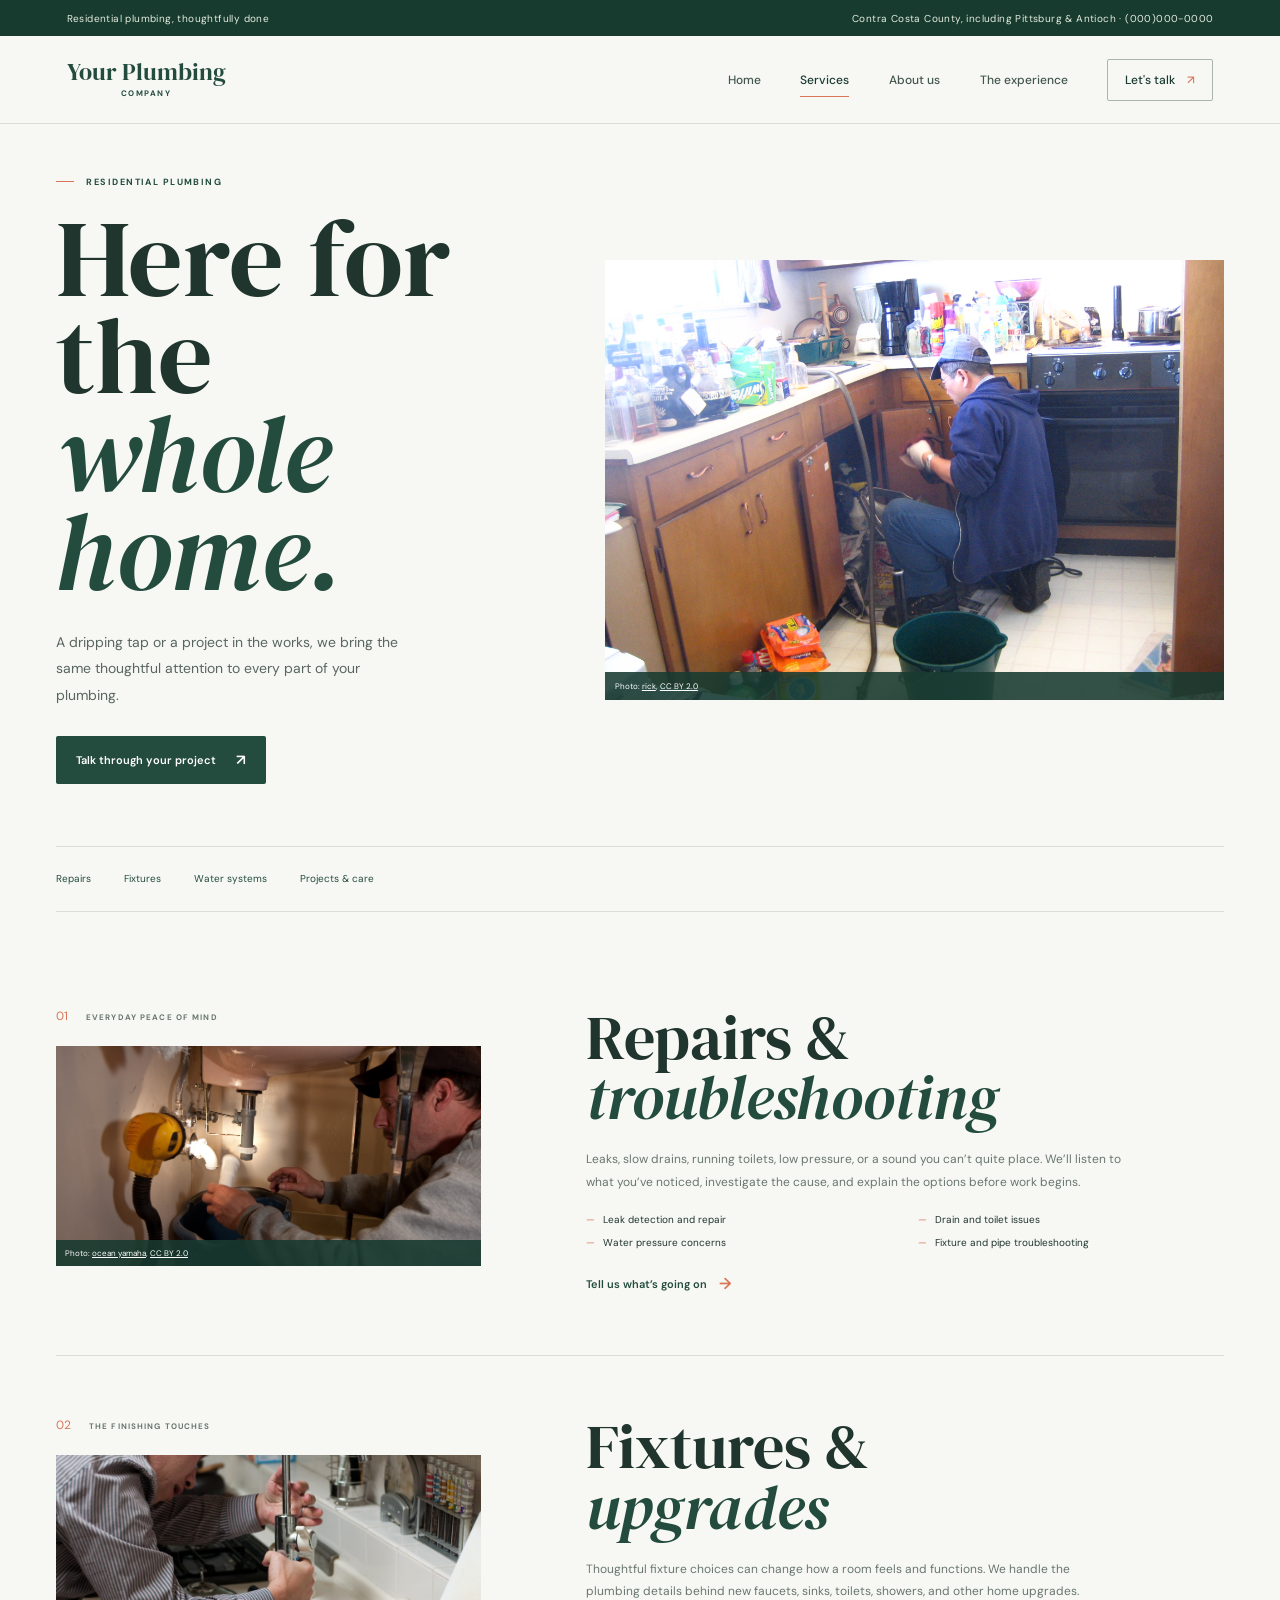
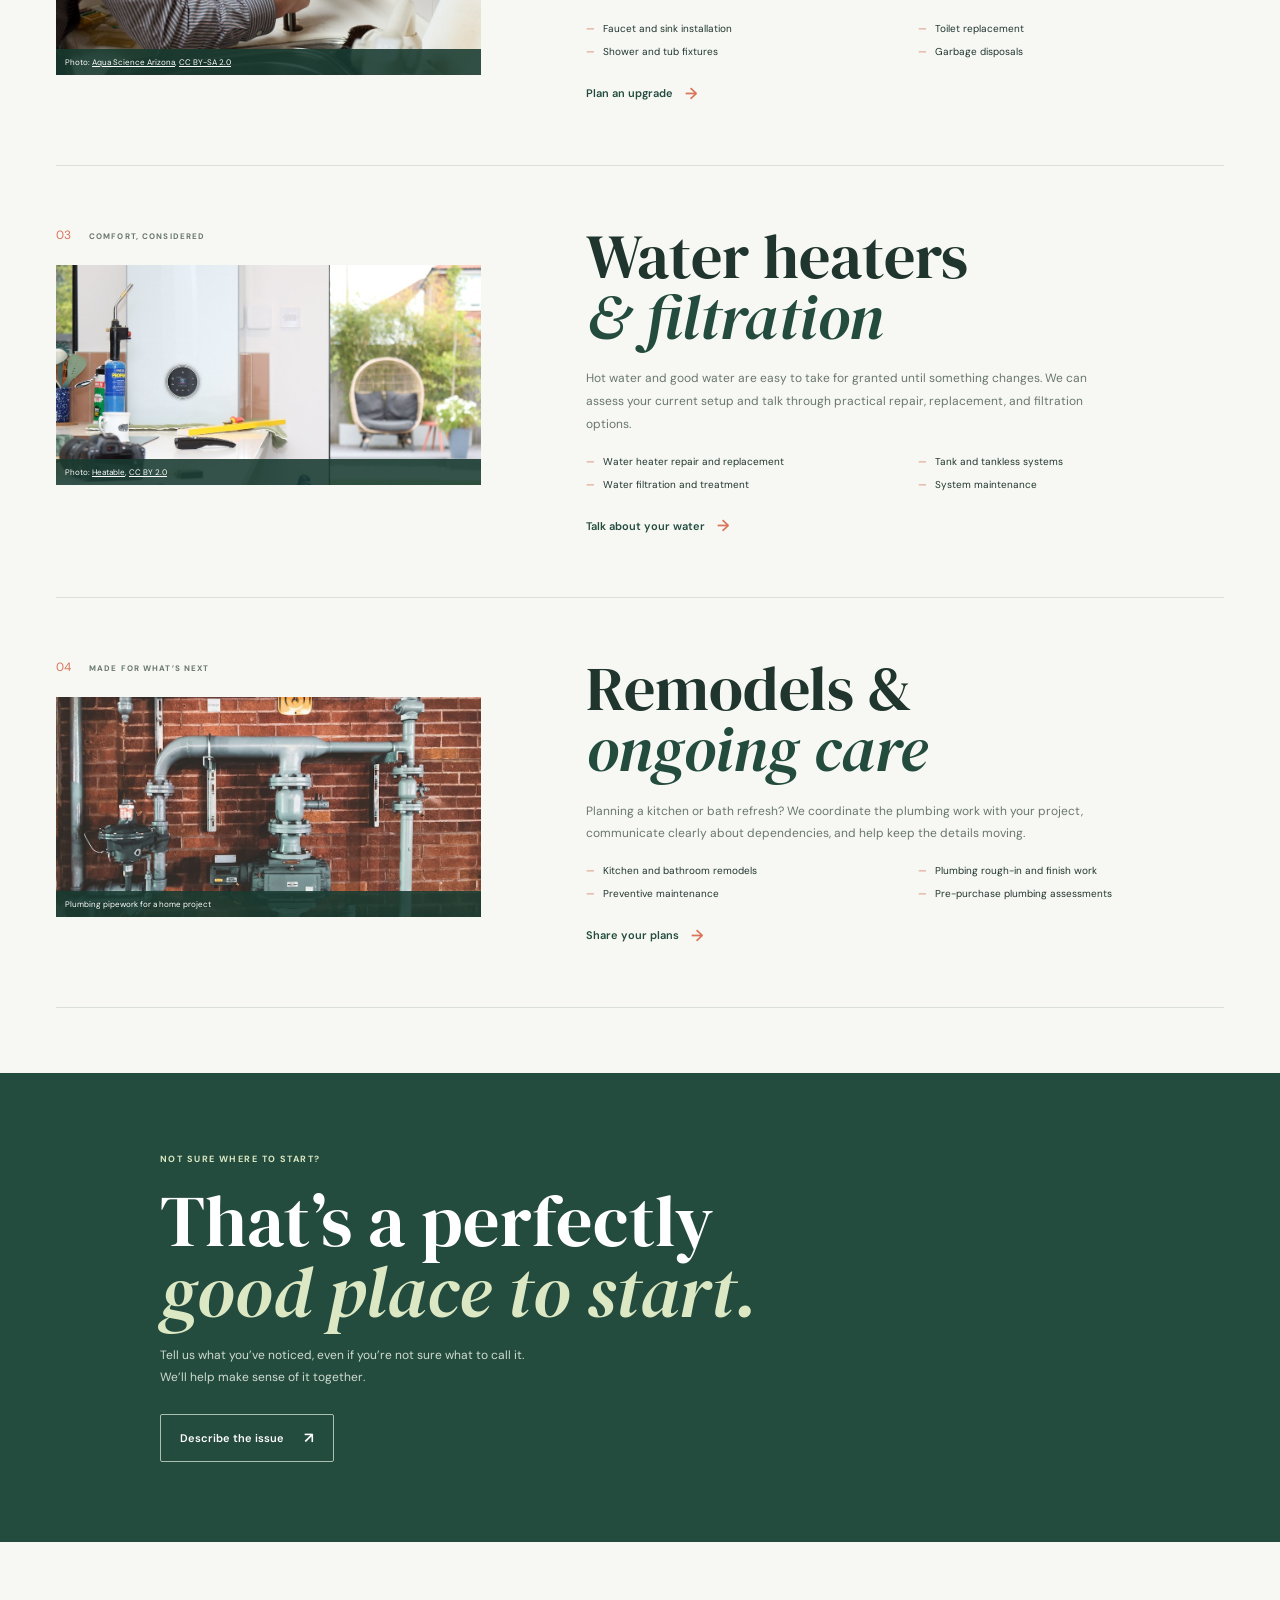
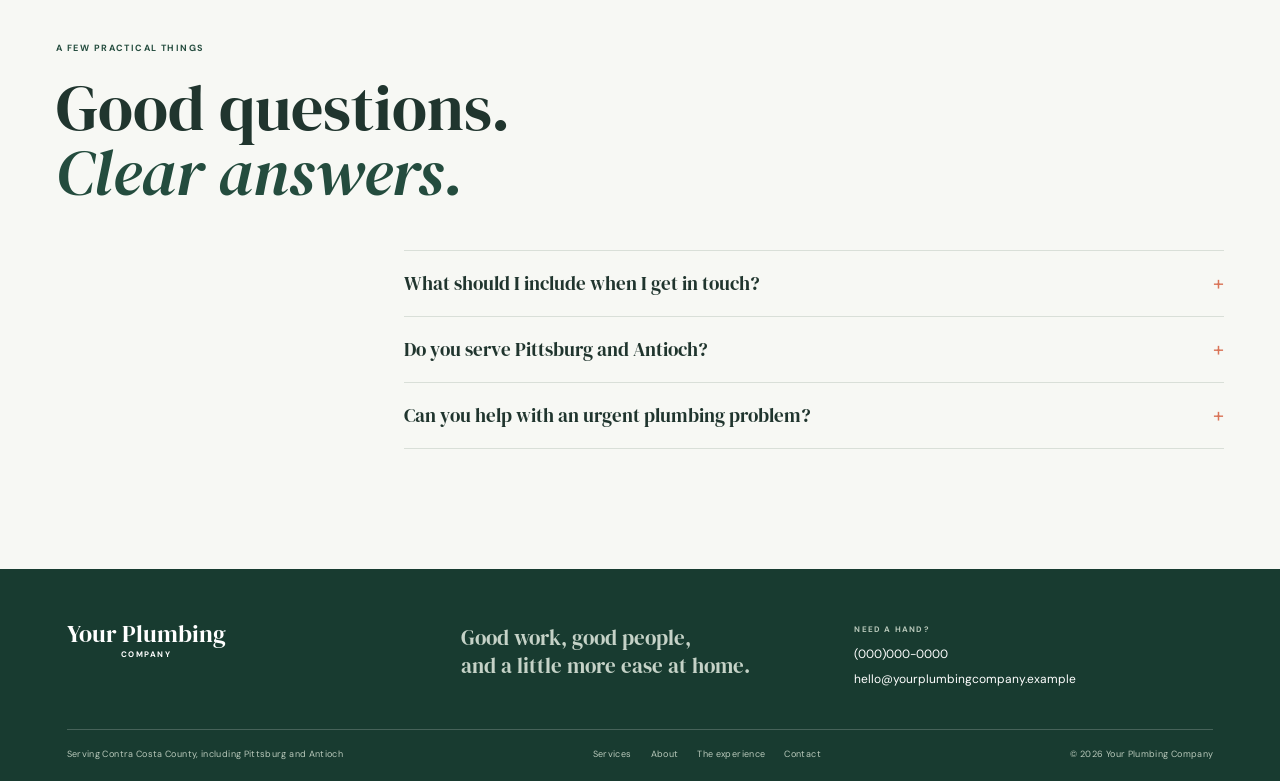
<file: services.html>
<!doctype html>
<html lang="en">
  <head>
    <meta charset="utf-8" />
    <meta name="viewport" content="width=device-width, initial-scale=1" />
    <meta name="theme-color" content="#f7f8f4" />
    <meta
      name="description"
      content="Explore residential plumbing repairs, fixture upgrades, water systems, remodels, and maintenance from Your Plumbing Company."
    />
    <title>Residential Plumbing Services | Your Plumbing Company</title>
    <link rel="preconnect" href="https://fonts.googleapis.com" />
    <link rel="preconnect" href="https://fonts.gstatic.com" crossorigin />
    <link
      href="https://fonts.googleapis.com/css2?family=DM+Sans:wght@400;500;600;700&family=DM+Serif+Display:ital@0;1&display=swap"
      rel="stylesheet"
    />
    <link rel="stylesheet" href="styles.css" />
    <script src="script.js" defer></script>
  </head>
  <body>
    <a class="skip-link" href="#main">Skip to content</a>
    <div class="topline">
      <span>Residential plumbing, thoughtfully done</span
      ><a href="tel:0000000000"
        >Contra Costa County, including Pittsburg &amp; Antioch
        <span aria-hidden="true">·</span> (000)000-0000</a
      >
    </div>
    <header class="site-header">
      <a
        class="wordmark"
        href="index.html"
        aria-label="Your Plumbing Company home"
        ><span>Your Plumbing</span><small>COMPANY</small></a
      ><button
        class="menu-toggle"
        type="button"
        aria-expanded="false"
        aria-controls="primary-nav"
        aria-label="Open navigation"
      >
        <span></span><span></span>
      </button>
      <nav class="primary-nav" id="primary-nav" aria-label="Main navigation">
        <a href="index.html">Home</a
        ><a class="active" aria-current="page" href="services.html">Services</a
        ><a href="about.html">About us</a
        ><a href="experience.html">The experience</a
        ><a class="nav-contact" href="contact.html"
          >Let's talk <span aria-hidden="true">↗</span></a
        >
      </nav>
    </header>
    <main id="main">
      <section class="page-hero page-wrap">
        <div class="page-hero-copy" data-reveal>
          <p class="eyebrow">
            <span class="eyebrow-mark"></span> RESIDENTIAL PLUMBING
          </p>
          <h1>Here for the<br /><em>whole home.</em></h1>
          <p class="hero-intro">
            A dripping tap or a project in the works, we bring the same
            thoughtful attention to every part of your plumbing.
          </p>
          <a class="button button-dark" href="contact.html"
            >Talk through your project <span aria-hidden="true">↗</span></a
          >
        </div>
        <div class="page-hero-image" data-reveal>
          <img
            src="images/plumber-at-faucet.jpg"
            alt="Plumber repairing a faucet at a kitchen sink"
          />
          <p class="photo-credit">
            Photo:
            <a
              href="https://commons.wikimedia.org/wiki/File:Plumber_at_work.jpg"
              target="_blank"
              rel="noopener noreferrer"
              >rick</a
            >,
            <a
              href="https://creativecommons.org/licenses/by/2.0/"
              target="_blank"
              rel="noopener noreferrer"
              >CC BY 2.0</a
            >
          </p>
        </div>
      </section>
      <nav class="anchor-nav page-wrap" aria-label="Services on this page">
        <a href="#repairs">Repairs</a><a href="#fixtures">Fixtures</a
        ><a href="#water">Water systems</a
        ><a href="#projects">Projects &amp; care</a>
      </nav>
      <section class="service-detail-list page-wrap">
        <article class="detail-row" id="repairs">
          <div class="detail-number">
            01 <span>EVERYDAY PEACE OF MIND</span>
            <figure class="service-image">
              <img
                src="images/plumber-repair.jpg"
                alt="Plumber repairing a faucet"
                loading="lazy"
              />
              <figcaption>
                Photo:
                <a
                  href="https://commons.wikimedia.org/w/index.php?curid=142516128"
                  target="_blank"
                  rel="noopener noreferrer"
                  >ocean yamaha</a
                >,
                <a
                  href="https://creativecommons.org/licenses/by/2.0/"
                  target="_blank"
                  rel="noopener noreferrer"
                  >CC BY 2.0</a
                >
              </figcaption>
            </figure>
          </div>
          <div class="detail-content">
            <h2>Repairs &amp;<br /><em>troubleshooting</em></h2>
            <p>
              Leaks, slow drains, running toilets, low pressure, or a sound you
              can’t quite place. We’ll listen to what you’ve noticed,
              investigate the cause, and explain the options before work begins.
            </p>
            <ul>
              <li>Leak detection and repair</li>
              <li>Drain and toilet issues</li>
              <li>Water pressure concerns</li>
              <li>Fixture and pipe troubleshooting</li>
            </ul>
            <a class="text-link" href="contact.html"
              >Tell us what’s going on <span aria-hidden="true">→</span></a
            >
          </div>
        </article>
        <article class="detail-row" id="fixtures">
          <div class="detail-number">
            02 <span>THE FINISHING TOUCHES</span>
            <figure class="service-image">
              <img
                src="images/plumber-kitchen-sink.jpg"
                alt="Plumber working on a kitchen sink"
                loading="lazy"
              />
              <figcaption>
                Photo:
                <a
                  href="https://www.flickr.com/photos/188296186@N07/49860563406"
                  target="_blank"
                  rel="noopener noreferrer"
                  >Aqua Science Arizona</a
                >,
                <a
                  href="https://creativecommons.org/licenses/by-sa/2.0/"
                  target="_blank"
                  rel="noopener noreferrer"
                  >CC BY-SA 2.0</a
                >
              </figcaption>
            </figure>
          </div>
          <div class="detail-content">
            <h2>Fixtures &amp;<br /><em>upgrades</em></h2>
            <p>
              Thoughtful fixture choices can change how a room feels and
              functions. We handle the plumbing details behind new faucets,
              sinks, toilets, showers, and other home upgrades.
            </p>
            <ul>
              <li>Faucet and sink installation</li>
              <li>Toilet replacement</li>
              <li>Shower and tub fixtures</li>
              <li>Garbage disposals</li>
            </ul>
            <a class="text-link" href="contact.html"
              >Plan an upgrade <span aria-hidden="true">→</span></a
            >
          </div>
        </article>
        <article class="detail-row" id="water">
          <div class="detail-number">
            03 <span>COMFORT, CONSIDERED</span>
            <figure class="service-image">
              <img
                src="images/tankless-water-heater.jpg"
                alt="Tankless water heater being installed"
                loading="lazy"
              />
              <figcaption>
                Photo:
                <a
                  href="https://www.flickr.com/photos/194279519@N04/51635717090"
                  target="_blank"
                  rel="noopener noreferrer"
                  >Heatable</a
                >,
                <a
                  href="https://creativecommons.org/licenses/by/2.0/"
                  target="_blank"
                  rel="noopener noreferrer"
                  >CC BY 2.0</a
                >
              </figcaption>
            </figure>
          </div>
          <div class="detail-content">
            <h2>Water heaters<br /><em>&amp; filtration</em></h2>
            <p>
              Hot water and good water are easy to take for granted until
              something changes. We can assess your current setup and talk
              through practical repair, replacement, and filtration options.
            </p>
            <ul>
              <li>Water heater repair and replacement</li>
              <li>Tank and tankless systems</li>
              <li>Water filtration and treatment</li>
              <li>System maintenance</li>
            </ul>
            <a class="text-link" href="contact.html"
              >Talk about your water <span aria-hidden="true">→</span></a
            >
          </div>
        </article>
        <article class="detail-row" id="projects">
          <div class="detail-number">
            04 <span>MADE FOR WHAT’S NEXT</span>
            <figure class="service-image">
              <img
                src="images/plumbing-pipes.jpg"
                alt="Exposed plumbing pipes ready for a remodel"
                loading="lazy"
              />
              <figcaption>Plumbing pipework for a home project</figcaption>
            </figure>
          </div>
          <div class="detail-content">
            <h2>Remodels &amp;<br /><em>ongoing care</em></h2>
            <p>
              Planning a kitchen or bath refresh? We coordinate the plumbing
              work with your project, communicate clearly about dependencies,
              and help keep the details moving.
            </p>
            <ul>
              <li>Kitchen and bathroom remodels</li>
              <li>Plumbing rough-in and finish work</li>
              <li>Preventive maintenance</li>
              <li>Pre-purchase plumbing assessments</li>
            </ul>
            <a class="text-link" href="contact.html"
              >Share your plans <span aria-hidden="true">→</span></a
            >
          </div>
        </article>
      </section>
      <section class="services-note">
        <div class="note-inner">
          <p class="eyebrow">NOT SURE WHERE TO START?</p>
          <h2>That’s a perfectly<br /><em>good place to start.</em></h2>
          <p>
            Tell us what you’ve noticed, even if you’re not sure what to call
            it. We’ll help make sense of it together.
          </p>
          <a class="button button-light" href="contact.html"
            >Describe the issue <span aria-hidden="true">↗</span></a
          >
        </div>
      </section>
      <section class="faq-section page-wrap">
        <p class="eyebrow">A FEW PRACTICAL THINGS</p>
        <h2>Good questions.<br /><em>Clear answers.</em></h2>
        <div class="faq-list">
          <details>
            <summary>
              What should I include when I get in touch?<span aria-hidden="true"
                >+</span
              >
            </summary>
            <p>
              A brief description of what you’ve noticed, your location, and a
              good time to reach you is plenty. Photos can help too.
            </p>
          </details>
          <details>
            <summary>
              Do you serve Pittsburg and Antioch?<span aria-hidden="true"
                >+</span
              >
            </summary>
            <p>
              Yes. We serve Contra Costa County, including Pittsburg and
              Antioch. Contact us with your ZIP code and we’ll confirm whether
              we can help.
            </p>
          </details>
          <details>
            <summary>
              Can you help with an urgent plumbing problem?<span
                aria-hidden="true"
                >+</span
              >
            </summary>
            <p>
              For an urgent issue, please call so we can understand what’s
              happening and discuss availability. Calling does not guarantee
              immediate or after-hours service.
            </p>
          </details>
        </div>
      </section>
    </main>
    <footer class="site-footer">
      <div class="footer-main">
        <a class="wordmark wordmark-footer" href="index.html"
          ><span>Your Plumbing</span><small>COMPANY</small></a
        >
        <p>Good work, good people,<br />and a little more ease at home.</p>
        <div class="footer-contact">
          <span>NEED A HAND?</span><a href="tel:0000000000">(000)000-0000</a
          ><a href="mailto:hello@yourplumbingcompany.example"
            >hello@yourplumbingcompany.example</a
          >
        </div>
      </div>
      <div class="footer-bottom">
        <span
          >Serving Contra Costa County, including Pittsburg and Antioch</span
        >
        <nav aria-label="Footer navigation">
          <a href="services.html">Services</a><a href="about.html">About</a
          ><a href="experience.html">The experience</a
          ><a href="contact.html">Contact</a>
        </nav>
        <span>© <span data-year></span> Your Plumbing Company</span>
      </div>
    </footer>
  </body>
</html>
</file>
<file: styles.css>
:root {
  color-scheme: light;
  --paper: #f7f8f4;
  --white: #fff;
  --ink: #20352e;
  --muted: #69766f;
  --line: #d9dfd8;
  --green: #244c3e;
  --deep: #183b30;
  --lime: #dce8c4;
  --coral: #d97458;
  --serif: "DM Serif Display", Georgia, serif;
  --sans: "DM Sans", sans-serif;
  font-family: var(--sans);
  color: var(--ink);
  background: var(--paper);
  font-synthesis: none;
  text-rendering: optimizeLegibility;
  -webkit-font-smoothing: antialiased;
  -moz-osx-font-smoothing: grayscale;
}

* { box-sizing: border-box; }
html { scroll-behavior: smooth; }
body { margin: 0; min-width: 320px; background: var(--paper); }
img { display: block; width: 100%; height: 100%; object-fit: cover; }
a { color: inherit; }
button, input, select, textarea { font: inherit; }
::selection { color: var(--white); background: var(--green); }
.page-wrap { width: min(1320px, calc(100% - 112px)); margin-inline: auto; }
.skip-link { position: fixed; z-index: 20; top: 12px; left: 12px; padding: 12px 18px; color: var(--white); background: var(--deep); transform: translateY(-150%); }
.skip-link:focus { transform: translateY(0); }

.topline { min-height: 36px; padding: 0 5.2%; display: flex; align-items: center; justify-content: space-between; gap: 16px; background: var(--deep); color: #e5eddf; font-size: 10px; letter-spacing: .04em; }
.topline a { color: inherit; text-decoration: none; }
.site-header { position: relative; z-index: 5; min-height: 88px; padding: 0 5.2%; display: flex; align-items: center; justify-content: space-between; border-bottom: 1px solid var(--line); background: var(--paper); }
.wordmark { width: max-content; display: flex; flex-direction: column; color: var(--green); text-decoration: none; line-height: .85; }
.wordmark span { font-family: var(--serif); font-size: 24px; letter-spacing: 0; }
.wordmark small { margin-top: 7px; font-size: 8px; font-weight: 700; letter-spacing: .19em; text-align: center; }
.primary-nav { display: flex; align-items: center; gap: clamp(20px, 3.1vw, 48px); }
.primary-nav a { position: relative; color: #42564d; font-size: 12px; font-weight: 500; text-decoration: none; transition: color .2s ease; }
.primary-nav a:hover, .primary-nav a.active { color: var(--deep); }
.primary-nav a.active:not(.nav-contact)::after { position: absolute; right: 0; bottom: -9px; left: 0; height: 1px; background: var(--coral); content: ""; }
.primary-nav .nav-contact { padding: 12px 17px; border: 1px solid #a9b6aa; border-radius: 2px; color: var(--deep); }
.nav-contact span { margin-left: 9px; color: var(--coral); }
.menu-toggle { display: none; }

.eyebrow { margin: 0 0 20px; color: var(--green); font-size: 9px; font-weight: 700; letter-spacing: .16em; line-height: 1.5; }
.eyebrow-mark { display: inline-block; width: 18px; height: 1px; margin: 0 9px 3px 0; background: var(--coral); }
h1, h2, h3, p, figure { margin-top: 0; }
h1, h2 { margin-bottom: 0; font-family: var(--serif); font-weight: 400; letter-spacing: 0; }
h1 em, h2 em { color: var(--green); font-weight: 400; }
.home-hero h1 { font-size: clamp(76px, 9.1vw, 132px); line-height: .89; }
.hero-copy { position: relative; z-index: 1; padding-top: clamp(55px, 8vw, 116px); }
.hero-intro { max-width: 385px; margin: 28px 0 27px; color: #59665f; font-size: 14px; line-height: 1.9; }
.hero-actions { display: flex; align-items: center; flex-wrap: wrap; gap: 23px; }
.button { min-height: 48px; padding: 0 19px; display: inline-flex; align-items: center; justify-content: center; gap: 20px; border: 1px solid transparent; border-radius: 2px; font-size: 11px; font-weight: 600; text-decoration: none; transition: background .2s ease, color .2s ease, transform .2s ease; }
.button:hover { transform: translateY(-2px); }
.button span { font-size: 15px; }
.button-dark { background: var(--green); color: var(--white); }
.button-dark:hover { background: var(--deep); }
.button-light { border-color: #a9c0b1; background: transparent; color: var(--white); }
.button-light:hover { background: var(--white); color: var(--deep); }
.text-link { display: inline-flex; align-items: center; gap: 12px; color: var(--green); font-size: 11px; font-weight: 600; text-decoration: none; }
.text-link span { color: var(--coral); font-size: 16px; transition: transform .2s ease; }
.text-link:hover span { transform: translateX(4px); }
.hero-note { margin-top: 50px; display: flex; align-items: center; gap: 12px; color: var(--muted); font-size: 10px; line-height: 1.6; }
.hero-note strong { color: var(--ink); font-weight: 600; }
.note-dot { width: 8px; height: 8px; border-radius: 50%; background: var(--coral); box-shadow: 0 0 0 4px #f0ded5; }
.home-hero { position: relative; min-height: 600px; padding-block: 32px 42px; display: grid; grid-template-columns: .88fr 1.12fr; align-items: center; gap: 38px; }
.hero-visual { position: relative; height: min(570px, 61vw); min-height: 390px; }
.hero-visual img { object-position: 50% 52%; }
.image-caption { position: absolute; right: 0; bottom: 0; left: 0; padding: 13px 16px; display: flex; justify-content: space-between; background: rgb(24 59 48 / 88%); color: white; font-size: 9px; letter-spacing: .07em; }
.image-caption a { color: inherit; text-decoration: none; }
.image-caption a:hover { text-decoration: underline; }
.photo-credit { position: absolute; right: 0; bottom: 0; left: 0; margin: 0; padding: 8px 10px; background: rgb(24 59 48 / 88%); color: var(--white); font-family: var(--sans); font-size: 8px; line-height: 1.5; }
.photo-credit a { color: inherit; }
.hero-stamp { position: absolute; top: 29px; left: -28px; width: 88px; height: 88px; display: grid; place-content: center; border-radius: 50%; background: var(--lime); color: var(--deep); text-align: center; transform: rotate(-9deg); }
.hero-stamp span { font-size: 9px; font-weight: 700; letter-spacing: .11em; line-height: 1.35; }
.hero-stamp i { position: absolute; top: 5px; right: 8px; color: var(--coral); font-size: 15px; font-style: normal; }
.hero-side-label { position: absolute; top: 45%; right: -43px; color: var(--muted); font-size: 8px; letter-spacing: .19em; writing-mode: vertical-rl; }

.trust-strip { min-height: 84px; display: flex; align-items: center; justify-content: space-between; gap: 20px; border-top: 1px solid var(--line); border-bottom: 1px solid var(--line); }
.trust-strip p { margin: 0; color: var(--muted); font-size: 8px; font-weight: 700; letter-spacing: .16em; }
.trust-strip span { color: var(--green); font-family: var(--serif); font-size: 18px; }
.section { padding-block: 115px 122px; }
.section-heading { margin-bottom: 49px; display: flex; align-items: end; justify-content: space-between; gap: 24px; }
.section-heading h2, .people-copy h2, .local-copy h2, .faq-section h2 { font-size: clamp(43px, 5vw, 66px); line-height: 1.02; }
.section-heading .text-link { margin-bottom: 9px; }
.service-list { border-top: 1px solid var(--line); }
.service-row { min-height: 91px; display: grid; grid-template-columns: 50px 1.2fr 1fr 30px; align-items: center; gap: 20px; border-bottom: 1px solid var(--line); text-decoration: none; transition: padding .2s ease, background .2s ease; }
.service-row:hover { padding-inline: 12px; background: #eef1e9; }
.service-number { color: var(--coral); font-size: 9px; }
.service-name { font-family: var(--serif); font-size: 23px; }
.service-detail { color: var(--muted); font-size: 11px; }
.row-arrow { color: var(--coral); font-size: 17px; text-align: right; }

.experience-band { min-height: 570px; display: grid; grid-template-columns: 1fr 1fr; background: var(--deep); color: var(--white); }
.band-image { min-height: 570px; overflow: hidden; }
.band-image img { object-position: center; }
.band-copy { max-width: 650px; padding: 80px clamp(45px, 8vw, 125px); align-self: center; }
.band-copy .eyebrow { color: #c8d8bf; }
.band-copy h2 { font-size: clamp(52px, 6vw, 78px); line-height: .98; }
.band-copy h2 em { color: var(--lime); }
.band-copy > p:not(.eyebrow) { max-width: 360px; margin: 24px 0 28px; color: #d0dbd2; font-size: 12px; line-height: 1.9; }
.people-section { padding-block: 130px; display: grid; grid-template-columns: .8fr 1.2fr; align-items: center; gap: 11%; }
.people-copy { max-width: 380px; }
.people-copy > p:not(.eyebrow) { margin: 23px 0; color: var(--muted); font-size: 12px; line-height: 1.9; }
.people-image { position: relative; height: 440px; margin: 0; }
.people-image img { object-position: center 40%; }
.people-image figcaption { position: absolute; right: -20px; bottom: -17px; padding: 14px 19px; background: var(--lime); color: var(--deep); font-family: var(--serif); font-size: 16px; }
.people-image figcaption a { display: block; margin-top: 5px; color: inherit; font-family: var(--sans); font-size: 9px; line-height: 1.4; letter-spacing: .02em; }
.closing-cta { padding: 100px 24px 105px; background: #e8eee2; text-align: center; }
.closing-cta .eyebrow { margin-bottom: 18px; }
.closing-cta h2 { font-size: clamp(53px, 6vw, 80px); line-height: .98; }
.closing-cta > p:not(.eyebrow) { max-width: 390px; margin: 19px auto 24px; color: var(--muted); font-size: 12px; line-height: 1.8; }

.site-footer { padding: 55px 5.2% 21px; background: var(--deep); color: #e6ece5; }
.footer-main { padding-bottom: 42px; display: grid; grid-template-columns: 1fr 1fr 1fr; align-items: start; gap: 35px; }
.wordmark-footer { color: var(--white); }
.footer-main > p { margin: 0; color: #c5d2c7; font-family: var(--serif); font-size: 21px; line-height: 1.35; }
.footer-contact { display: flex; flex-direction: column; align-items: flex-start; gap: 9px; }
.footer-contact > span, .footer-bottom { color: #b9c9bb; font-size: 9px; letter-spacing: .04em; }
.footer-contact > span { margin-bottom: 3px; font-size: 8px; font-weight: 700; letter-spacing: .15em; }
.footer-contact a { color: var(--white); font-size: 12px; text-decoration: none; }
.footer-bottom { padding-top: 18px; display: flex; align-items: center; justify-content: space-between; gap: 20px; border-top: 1px solid rgb(255 255 255 / 20%); }
.footer-bottom nav { display: flex; flex-wrap: wrap; gap: 19px; }
.footer-bottom a { color: inherit; text-decoration: none; }
.footer-bottom a:hover, .footer-contact a:hover { color: var(--lime); }

.page-hero { min-height: 555px; padding-block: 52px 62px; display: grid; grid-template-columns: .86fr 1.14fr; align-items: center; gap: 7%; }
.page-hero h1, .about-hero h1, .experience-hero h1, .contact-heading h1 { font-size: clamp(65px, 8.4vw, 112px); line-height: .91; }
.page-hero-copy .hero-intro { max-width: 365px; }
.page-hero-image { position: relative; height: 440px; }
.anchor-nav { min-height: 66px; display: flex; align-items: center; gap: 33px; border-top: 1px solid var(--line); border-bottom: 1px solid var(--line); }
.anchor-nav a { color: var(--green); font-size: 10px; text-decoration: none; }
.anchor-nav a:hover { color: var(--coral); }
.service-detail-list { padding-block: 35px 65px; }
.detail-row { min-height: 350px; padding-block: 61px; display: grid; grid-template-columns: .8fr 1.2fr; gap: 9%; border-bottom: 1px solid var(--line); scroll-margin-top: 25px; }
.detail-number { color: var(--coral); font-size: 12px; }
.detail-number span { margin-left: 15px; color: var(--muted); font-size: 8px; font-weight: 700; letter-spacing: .14em; }
.service-image { position: relative; height: 220px; margin: 22px 0 0; overflow: hidden; }
.service-image img { object-position: center; }
.service-image figcaption { position: absolute; right: 0; bottom: 0; left: 0; padding: 7px 9px; background: rgb(24 59 48 / 88%); color: var(--white); font-family: var(--sans); font-size: 8px; line-height: 1.5; }
.service-image figcaption a { color: inherit; }
.detail-content { max-width: 650px; }
.detail-content h2 { font-size: clamp(43px, 5vw, 62px); line-height: .98; }
.detail-content > p { max-width: 540px; margin: 19px 0; color: var(--muted); font-size: 12px; line-height: 1.9; }
.detail-content ul { margin: 0 0 23px; padding: 0; display: grid; grid-template-columns: 1fr 1fr; gap: 10px 26px; list-style: none; }
.detail-content li { color: var(--ink); font-size: 10px; }
.detail-content li::before { margin-right: 8px; color: var(--coral); content: "—"; }
.services-note { padding: 80px 7%; background: var(--green); color: var(--white); }
.note-inner { max-width: 960px; margin: auto; }
.note-inner .eyebrow { color: var(--lime); }
.note-inner h2 { font-size: clamp(47px, 6vw, 72px); line-height: .98; }
.note-inner h2 em { color: var(--lime); }
.note-inner > p:not(.eyebrow) { max-width: 390px; margin: 18px 0 25px; color: #d0dbd2; font-size: 12px; line-height: 1.8; }
.faq-section { padding-block: 100px 120px; }
.faq-list { max-width: 820px; margin: 44px 0 0 auto; border-top: 1px solid var(--line); }
.faq-list details { border-bottom: 1px solid var(--line); }
.faq-list summary { min-height: 65px; display: flex; align-items: center; justify-content: space-between; gap: 20px; color: var(--ink); font-family: var(--serif); font-size: 19px; cursor: pointer; list-style: none; }
.faq-list summary::-webkit-details-marker { display: none; }
.faq-list summary span { color: var(--coral); font-family: var(--sans); font-size: 20px; transition: transform .2s ease; }
.faq-list details[open] summary span { transform: rotate(45deg); }
.faq-list details p { max-width: 610px; margin: 0 0 20px; color: var(--muted); font-size: 12px; line-height: 1.8; }

.about-hero { min-height: 580px; padding-block: 52px 75px; display: grid; grid-template-columns: .8fr 1.2fr; align-items: center; gap: 8%; }
.about-hero-copy .hero-intro, .experience-hero-copy .hero-intro { max-width: 370px; }
.about-hero-image { position: relative; height: 465px; margin: 0; }
.about-hero-image img { object-position: center 35%; }
.about-hero-image figcaption { position: absolute; right: 0; bottom: 0; left: 0; padding: 8px 10px; background: rgb(24 59 48 / 88%); color: var(--white); font-size: 9px; line-height: 1.5; }
.about-hero-image figcaption a { color: inherit; }
.about-hero-image figcaption a + a { margin-left: 6px; }
.story-section { padding-block: 105px 130px; display: grid; grid-template-columns: .8fr 1.2fr; gap: 8%; border-top: 1px solid var(--line); }
.story-label { display: flex; flex-direction: column; justify-content: space-between; }
.story-label span { color: var(--muted); font-size: 9px; letter-spacing: .1em; }
.story-copy { max-width: 650px; }
.story-copy h2, .values-heading h2 { font-size: clamp(53px, 6vw, 75px); line-height: .97; }
.story-copy > p { margin: 23px 0 0; color: var(--muted); font-size: 13px; line-height: 1.95; }
.values-band { padding: 95px max(7%, calc((100% - 1180px) / 2)); display: grid; grid-template-columns: .8fr 1.2fr; gap: 10%; background: #e8eee2; }
.values-heading h2 { font-size: clamp(46px, 5vw, 63px); }
.values-list article { padding: 22px 0; display: grid; grid-template-columns: 42px 1fr; gap: 14px; border-bottom: 1px solid #c8d2c7; }
.values-list article:first-child { padding-top: 0; }
.values-list article > span { padding-top: 4px; color: var(--coral); font-size: 10px; }
.values-list h3 { margin-bottom: 7px; font-family: var(--serif); font-size: 21px; font-weight: 400; }
.values-list p { max-width: 430px; margin-bottom: 0; color: #627067; font-size: 11px; line-height: 1.8; }
.local-section { padding-block: 130px; display: grid; grid-template-columns: 1.1fr .9fr; align-items: center; gap: 11%; }
.local-image { position: relative; height: 390px; }
.local-copy { max-width: 390px; }
.local-copy > p:not(.eyebrow) { margin: 20px 0; color: var(--muted); font-size: 12px; line-height: 1.9; }

.experience-hero { min-height: 560px; padding-block: 50px 75px; display: grid; grid-template-columns: .88fr 1.12fr; align-items: center; gap: 7%; }
.experience-hero-image { height: 455px; }
.experience-hero-image img { object-position: center; }
.experience-intro { padding: 84px 24px 45px; text-align: center; }
.experience-intro h2 { font-size: clamp(41px, 5vw, 62px); line-height: 1.05; }
.experience-intro > p:last-child { max-width: 470px; margin: 17px auto 0; color: var(--muted); font-size: 12px; line-height: 1.8; }
.journey { max-width: 1000px; padding-bottom: 105px; }
.journey-step { min-height: 190px; display: grid; grid-template-columns: 65px 1fr 180px; gap: 28px; border-top: 1px solid var(--line); }
.journey-marker { padding-top: 37px; display: flex; flex-direction: column; align-items: center; gap: 15px; color: var(--coral); font-size: 10px; }
.journey-marker i { width: 1px; flex: 1; background: var(--line); }
.journey-step:last-child .journey-marker i { visibility: hidden; }
.journey-content { padding: 34px 0; }
.journey-content .eyebrow { margin-bottom: 8px; }
.journey-content h2 { font-size: 36px; }
.journey-content > p:last-child { max-width: 520px; margin: 10px 0 0; color: var(--muted); font-size: 12px; line-height: 1.8; }
.journey-aside { padding-top: 51px; color: var(--green); font-family: var(--serif); font-size: 17px; line-height: 1.4; }
.experience-quote { padding: 77px 24px 85px; display: flex; flex-direction: column; align-items: center; background: var(--deep); color: var(--white); text-align: center; }
.quote-mark { height: 47px; color: var(--lime); font-family: var(--serif); font-size: 76px; line-height: 1; }
.experience-quote blockquote { margin: 8px 0 21px; font-family: var(--serif); font-size: clamp(35px, 4vw, 52px); line-height: 1.08; }
.experience-quote .eyebrow { margin: 0; color: var(--lime); }

.contact-heading { min-height: 420px; padding-block: 75px 65px; display: grid; grid-template-columns: 1fr .6fr; align-items: center; gap: 10%; }
.contact-heading .hero-intro { max-width: 415px; margin-bottom: 0; }
.contact-direct { padding: 25px 0 25px 32px; border-left: 1px solid var(--line); }
.contact-direct > span, .aside-hours > span { color: var(--muted); font-size: 8px; font-weight: 700; letter-spacing: .14em; }
.contact-direct > a { margin: 12px 0 8px; display: block; color: var(--green); font-family: var(--serif); font-size: clamp(22px, 3vw, 33px); text-decoration: none; }
.contact-direct > a span { color: var(--coral); font-family: var(--sans); font-size: 17px; }
.contact-direct > p { max-width: 250px; margin: 0; color: var(--muted); font-size: 10px; line-height: 1.8; }
.contact-main { padding-block: 35px 120px; display: grid; grid-template-columns: 1.2fr .8fr; gap: 10%; border-top: 1px solid var(--line); }
.contact-form-wrap { padding-top: 39px; }
.contact-form-wrap h2 { margin-bottom: 31px; font-size: 48px; line-height: .98; }
.form-grid { display: grid; grid-template-columns: 1fr 1fr; gap: 20px 18px; }
.form-grid label { display: flex; flex-direction: column; gap: 8px; color: #46574e; font-size: 10px; font-weight: 600; }
.field-wide { grid-column: 1 / -1; }
.form-grid input, .form-grid select, .form-grid textarea { width: 100%; min-height: 45px; padding: 12px 13px; border: 1px solid #cbd4ca; border-radius: 1px; outline: none; background: #fbfcf9; color: var(--ink); font-size: 11px; }
.form-grid textarea { min-height: 112px; resize: vertical; }
.form-grid input:focus, .form-grid select:focus, .form-grid textarea:focus { border-color: var(--green); box-shadow: 0 0 0 2px rgb(36 76 62 / 12%); }
.form-grid input::placeholder, .form-grid textarea::placeholder { color: #98a39a; }
.form-submit { margin-top: 20px; display: flex; align-items: center; flex-wrap: wrap; gap: 16px; }
.form-submit p { max-width: 210px; margin: 0; color: var(--muted); font-size: 9px; line-height: 1.6; }
.form-status { min-height: 18px; margin: 13px 0 0; color: var(--green); font-size: 11px; line-height: 1.6; }
.contact-aside { padding-top: 39px; }
.contact-photo { position: relative; height: 245px; }
.aside-info { padding: 22px 0 20px; border-bottom: 1px solid var(--line); }
.aside-info .eyebrow { margin-bottom: 9px; }
.aside-info h3 { margin-bottom: 9px; font-family: var(--serif); font-size: 26px; font-weight: 400; }
.aside-info > p:not(.eyebrow) { margin-bottom: 14px; color: var(--muted); font-size: 11px; line-height: 1.7; }
.aside-hours { padding-top: 20px; }
.aside-hours p { max-width: 330px; margin: 9px 0 8px; color: var(--muted); font-size: 10px; line-height: 1.8; }
.aside-hours > a { color: var(--green); font-size: 12px; font-weight: 700; text-decoration: none; }

.will-reveal { opacity: 0; transform: translateY(18px); transition: opacity .7s ease, transform .7s cubic-bezier(.2,.7,.2,1); }
.will-reveal.is-visible { opacity: 1; transform: translateY(0); }

@media (min-width: 1500px) {
  .home-hero { min-height: 680px; }
  .hero-visual { height: 600px; }
}

@media (max-width: 900px) {
  .page-wrap { width: min(100% - 56px, 720px); }
  .topline { padding-inline: 28px; }
  .site-header { min-height: 76px; padding-inline: 28px; }
  .primary-nav { gap: 18px; }
  .primary-nav a { font-size: 10px; }
  .home-hero { min-height: 535px; grid-template-columns: .9fr 1.1fr; gap: 23px; }
  .hero-visual { height: 470px; min-height: 0; }
  .hero-side-label { right: -25px; }
  .hero-stamp { left: -17px; width: 70px; height: 70px; }
  .hero-stamp span { font-size: 7px; }
  .trust-strip { flex-wrap: wrap; justify-content: flex-start; padding-block: 18px; gap: 12px 26px; }
  .trust-strip p { width: 100%; }
  .trust-strip span { font-size: 16px; }
  .section { padding-block: 85px; }
  .service-row { grid-template-columns: 35px 1fr 30px; gap: 13px; }
  .service-detail { display: none; }
  .experience-band { min-height: 470px; }
  .band-image { min-height: 470px; }
  .band-copy { padding: 55px 38px; }
  .people-section { padding-block: 95px; gap: 8%; }
  .people-image { height: 350px; }
  .page-hero, .experience-hero, .about-hero { min-height: 490px; gap: 5%; }
  .page-hero-image, .experience-hero-image { height: 370px; }
  .about-hero-image { height: 390px; }
  .detail-row { grid-template-columns: .55fr 1.45fr; gap: 5%; }
  .detail-number span { display: block; margin: 8px 0; }
  .values-band { padding-inline: 6%; gap: 6%; }
  .contact-main { gap: 6%; }
}

@media (max-width: 640px) {
  .page-wrap { width: calc(100% - 40px); }
  .topline { min-height: 34px; padding-inline: 20px; justify-content: center; }
  .topline > span { display: none; }
  .topline a { font-size: 9px; }
  .site-header { min-height: 70px; padding-inline: 20px; }
  .wordmark span { font-size: 21px; }
  .menu-toggle { width: 42px; height: 42px; padding: 12px 9px; display: flex; flex-direction: column; justify-content: center; gap: 6px; border: 1px solid var(--line); border-radius: 2px; background: transparent; }
  .menu-toggle span { width: 100%; height: 1px; background: var(--green); transition: transform .2s ease; }
  .menu-toggle[aria-expanded="true"] span:first-child { transform: translateY(3.5px) rotate(45deg); }
  .menu-toggle[aria-expanded="true"] span:last-child { transform: translateY(-3.5px) rotate(-45deg); }
  .primary-nav { position: absolute; top: 69px; right: 0; left: 0; padding: 9px 20px 20px; display: none; flex-direction: column; align-items: stretch; gap: 0; border-bottom: 1px solid var(--line); background: var(--paper); box-shadow: 0 12px 20px rgb(24 59 48 / 8%); }
  .primary-nav.is-open { display: flex; }
  .primary-nav a { padding: 14px 0; border-bottom: 1px solid var(--line); font-size: 12px; }
  .primary-nav a.active:not(.nav-contact)::after { display: none; }
  .primary-nav .nav-contact { margin-top: 13px; padding: 13px; border: 1px solid #a9b6aa; text-align: center; }
  .home-hero { min-height: 0; padding-block: 46px 24px; display: flex; flex-direction: column; align-items: stretch; gap: 31px; }
  .hero-copy { padding-top: 0; }
  .eyebrow { margin-bottom: 15px; font-size: 8px; }
  .home-hero h1 { font-size: clamp(75px, 20vw, 102px); }
  .hero-intro { max-width: 340px; margin: 20px 0 20px; font-size: 12px; }
  .hero-actions { gap: 17px; }
  .button { min-height: 45px; padding-inline: 15px; font-size: 10px; }
  .text-link { font-size: 10px; }
  .hero-note { display: none; }
  .hero-visual { height: 340px; min-height: 0; margin-inline: 11px 9px; }
  .hero-stamp { top: 16px; left: -14px; width: 64px; height: 64px; }
  .hero-side-label { display: none; }
  .image-caption { font-size: 8px; }
  .trust-strip { min-height: 0; padding-block: 20px; gap: 11px 20px; }
  .trust-strip span { font-size: 14px; }
  .section { padding-block: 72px; }
  .section-heading { margin-bottom: 29px; align-items: flex-start; flex-direction: column; gap: 17px; }
  .section-heading h2, .people-copy h2, .local-copy h2, .faq-section h2 { font-size: 46px; }
  .service-row { min-height: 72px; grid-template-columns: 24px 1fr 20px; gap: 8px; }
  .service-name { font-size: 17px; }
  .experience-band { display: flex; flex-direction: column; }
  .band-image { min-height: 0; height: 280px; }
  .band-copy { padding: 48px 26px 53px; }
  .band-copy h2 { font-size: 57px; }
  .band-copy > p:not(.eyebrow) { font-size: 11px; }
  .people-section { padding-block: 75px; display: flex; flex-direction: column; align-items: stretch; gap: 29px; }
  .people-copy > p:not(.eyebrow) { font-size: 11px; }
  .people-image { height: 330px; margin-right: 10px; }
  .people-image figcaption { right: -10px; font-size: 14px; }
  .closing-cta { padding: 70px 20px 75px; }
  .closing-cta h2 { font-size: 54px; }
  .closing-cta > p:not(.eyebrow) { font-size: 11px; }
  .site-footer { padding: 40px 20px 18px; }
  .footer-main { padding-bottom: 30px; grid-template-columns: 1fr 1fr; gap: 27px 18px; }
  .footer-main > p { font-size: 18px; }
  .footer-contact { grid-column: 1 / -1; }
  .footer-bottom { align-items: flex-start; flex-direction: column; gap: 15px; font-size: 8px; }
  .footer-bottom nav { gap: 13px; }

  .page-hero, .experience-hero, .about-hero { min-height: 0; padding-block: 47px 38px; display: flex; flex-direction: column; align-items: stretch; gap: 28px; }
  .page-hero h1, .about-hero h1, .experience-hero h1, .contact-heading h1 { font-size: clamp(68px, 17vw, 89px); }
  .page-hero-image, .experience-hero-image { height: 300px; }
  .about-hero-image { height: 340px; }
  .anchor-nav { width: 100%; min-height: 55px; padding-inline: 20px; gap: 21px; overflow-x: auto; white-space: nowrap; }
  .anchor-nav a { font-size: 9px; }
  .service-detail-list { padding-block: 5px 44px; }
  .detail-row { min-height: 0; padding-block: 36px; grid-template-columns: 1fr; gap: 14px; }
  .service-image { max-width: 440px; height: 220px; margin-top: 16px; }
  .detail-number { display: flex; flex-wrap: wrap; align-items: center; gap: 12px; font-size: 10px; }
  .detail-number span { margin: 0; }
  .detail-number .service-image { flex-basis: 100%; }
  .detail-content h2 { font-size: 47px; }
  .detail-content > p { font-size: 11px; }
  .detail-content ul { gap: 9px 12px; }
  .detail-content li { font-size: 9px; line-height: 1.5; }
  .services-note { padding: 58px 20px; }
  .note-inner h2 { font-size: 50px; }
  .faq-section { padding-block: 70px 80px; }
  .faq-list { margin-top: 28px; }
  .faq-list summary { min-height: 62px; font-size: 17px; }
  .faq-list details p { font-size: 11px; }

  .about-hero { padding-bottom: 41px; }
  .story-section { padding-block: 65px 76px; grid-template-columns: 1fr; gap: 25px; }
  .story-label { gap: 14px; }
  .story-copy h2, .values-heading h2 { font-size: 54px; }
  .story-copy > p { font-size: 11px; }
  .values-band { padding: 61px 20px; grid-template-columns: 1fr; gap: 33px; }
  .values-list h3 { font-size: 19px; }
  .values-list p { font-size: 10px; }
  .local-section { padding-block: 74px; display: flex; flex-direction: column; align-items: stretch; gap: 29px; }
  .local-image { height: 280px; }
  .local-copy > p:not(.eyebrow) { font-size: 11px; }

  .experience-intro { padding: 60px 20px 31px; }
  .experience-intro h2 { font-size: 40px; }
  .experience-intro > p:last-child { font-size: 11px; }
  .journey { padding-bottom: 62px; }
  .journey-step { min-height: 0; grid-template-columns: 37px 1fr; gap: 13px; }
  .journey-marker { padding-top: 31px; }
  .journey-content { padding-block: 28px; }
  .journey-content h2 { font-size: 31px; }
  .journey-content > p:last-child { font-size: 11px; }
  .journey-aside { display: none; }
  .experience-quote { padding-block: 59px 65px; }
  .experience-quote blockquote { font-size: 36px; }

  .contact-heading { min-height: 0; padding-block: 50px 39px; grid-template-columns: 1fr; gap: 27px; }
  .contact-direct { padding: 20px 0 0; border-top: 1px solid var(--line); border-left: 0; }
  .contact-direct > a { font-size: 28px; }
  .contact-main { padding-block: 15px 72px; grid-template-columns: 1fr; gap: 30px; }
  .contact-form-wrap, .contact-aside { padding-top: 29px; }
  .contact-form-wrap h2 { font-size: 45px; }
  .form-grid { gap: 16px 11px; }
  .form-grid label { font-size: 9px; }
  .form-grid input, .form-grid select, .form-grid textarea { min-height: 43px; padding-inline: 10px; font-size: 10px; }
  .form-grid textarea { min-height: 100px; }
  .form-submit { align-items: flex-start; flex-direction: column; }
  .form-submit p { max-width: 280px; }
  .contact-photo { height: 220px; }
}

@media (prefers-reduced-motion: reduce) {
  *, *::before, *::after { scroll-behavior: auto !important; animation-duration: .01ms !important; animation-iteration-count: 1 !important; transition-duration: .01ms !important; }
  .will-reveal { opacity: 1; transform: none; }
}
</file>
